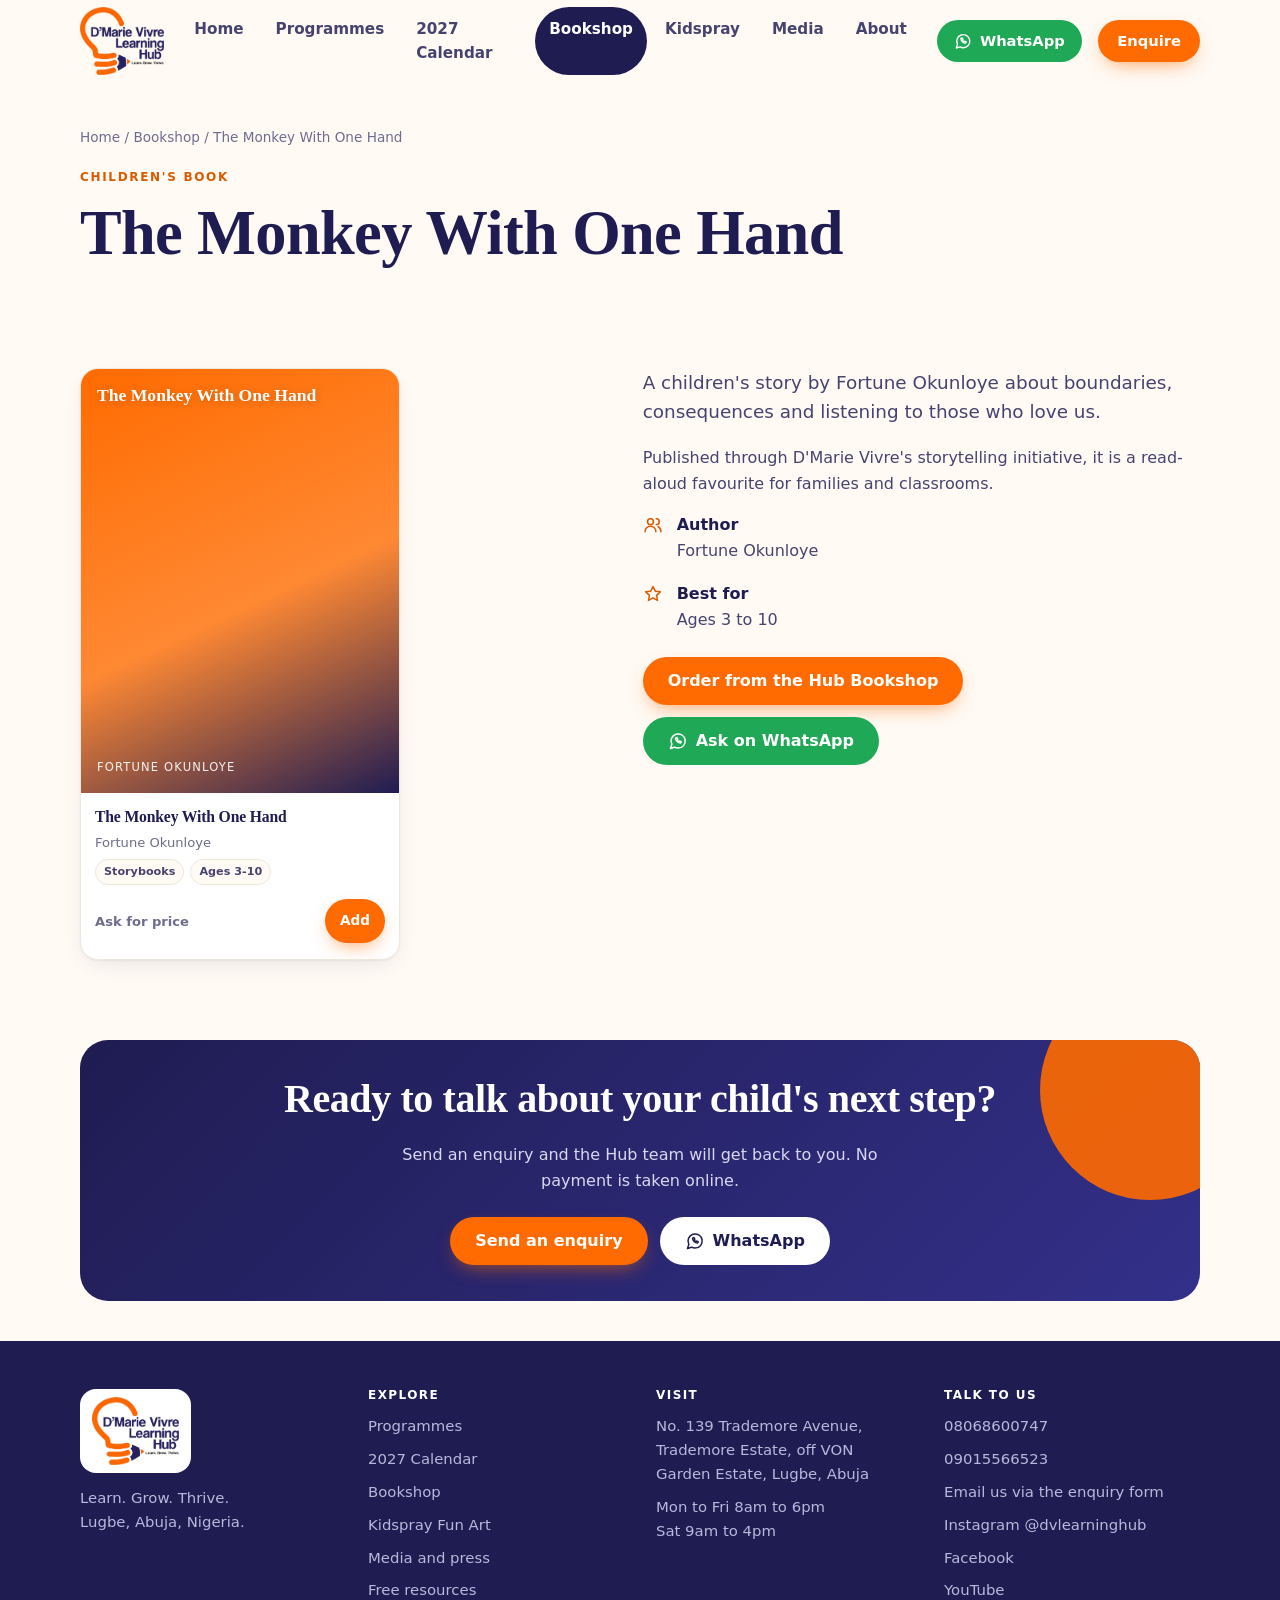
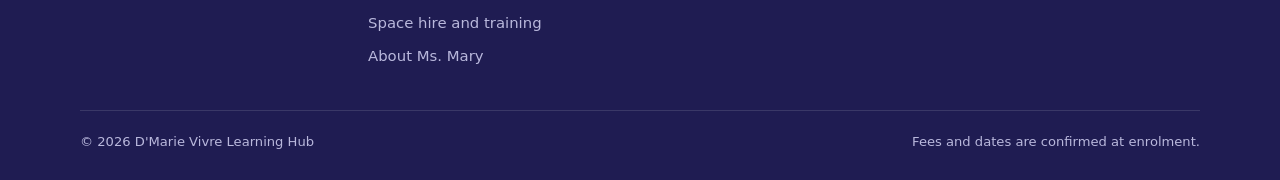
<file: book.html>
<!doctype html>
<html lang="en-NG">
<head>
<meta charset="utf-8">
<meta name="viewport" content="width=device-width,initial-scale=1,viewport-fit=cover">
<title>The Monkey With One Hand | D'Marie Vivre Learning Hub</title>
<meta name="description" content="The Monkey With One Hand, a children's book by Fortune Okunloye, available from the D'Marie Vivre Hub Bookshop.">
<meta name="theme-color" content="#fffaf4">
<link rel="canonical" href="https://www.dmarievivre.org/book.html">
<link rel="icon" href="favicon.ico" sizes="any">
<link rel="icon" type="image/png" sizes="192x192" href="assets/images/icon-192.png">
<meta property="og:type" content="website"><meta property="og:site_name" content="D'Marie Vivre Learning Hub">
<meta property="og:title" content="The Monkey With One Hand | D'Marie Vivre Learning Hub"><meta property="og:description" content="The Monkey With One Hand, a children's book by Fortune Okunloye, available from the D'Marie Vivre Hub Bookshop.">
<meta property="og:url" content="https://www.dmarievivre.org/book.html"><meta property="og:image" content="https://www.dmarievivre.org/assets/images/og.png">
<meta name="twitter:card" content="summary_large_image">

<link rel="stylesheet" href="assets/css/style.css?v=2.0.0">
<script src="assets/js/config.js?v=2.0.0"></script>

</head>
<body class="classic">
<a class="skip" href="#main">Skip to content</a>
<header class="top"><div class="wrap">
<a class="brand" href="index.html" aria-label="D'Marie Vivre Learning Hub, home"><img class="logo" src="assets/images/logo.png" alt="D'Marie Vivre Learning Hub" width="74" height="58"></a>
<nav class="nav" aria-label="Main"><a href="index.html">Home</a><a href="learning-hub.html">Programmes</a><a href="calendar.html">2027 Calendar</a><a href="shop.html" aria-current=page>Bookshop</a><a href="kidspray.html">Kidspray</a><a href="media.html">Media</a><a href="about.html">About</a></nav>
<a class="btn btn-wa wa" href="https://wa.me/2348068600747?text=Hello%20D%27Marie%20Vivre" rel="noopener"><svg class="ico" viewBox="0 0 24 24" aria-hidden="true"><path d="M3 21l1.6-5A8.5 8.5 0 1112 20.5a8.5 8.5 0 01-4.2-1.1z"/><path d="M9 8.5c0 3 3 6 6 6l1-1.5-2-1-1 .7c-.8-.4-1.5-1.1-1.9-1.9l.7-1-1-2z"/></svg> WhatsApp</a>
<a class="btn btn-p" href="contact.html#enquire">Enquire</a><button class="menu-btn" type="button" data-more aria-label="Open menu"><svg class="ico" viewBox="0 0 24 24" aria-hidden="true"><circle cx="5" cy="12" r="1.5"/><circle cx="12" cy="12" r="1.5"/><circle cx="19" cy="12" r="1.5"/></svg></button>
</div></header>
<main id="main">
<section class="page-hero"><div class="wrap"><div class="crumbs"><a href="index.html">Home</a> / <a href="shop.html">Bookshop</a> / The Monkey With One Hand</div><span class="eyebrow">Children's book</span><h1>The Monkey With One Hand</h1></div></section>
<section class="sec tight"><div class="wrap split">
<div><div class="books" style="grid-template-columns:minmax(200px,320px)" id="shelf" data-only="monkey-one-hand"></div></div>
<div><p class="lead">A children's story by Fortune Okunloye about boundaries, consequences and listening to those who love us.</p><p>Published through D'Marie Vivre's storytelling initiative, it is a read-aloud favourite for families and classrooms.</p>
<ul class="info"><li><svg class="ico" viewBox="0 0 24 24" aria-hidden="true"><circle cx="9" cy="8" r="3.5"/><path d="M2.5 20a6.5 6.5 0 0113 0"/><path d="M16 4.5a3.5 3.5 0 010 7M18 14a6.5 6.5 0 013.5 6"/></svg><span><b>Author</b>Fortune Okunloye</span></li><li><svg class="ico" viewBox="0 0 24 24" aria-hidden="true"><path d="M12 3l2.7 5.6 6.1.8-4.5 4.2 1.1 6-5.4-3-5.4 3 1.1-6L3.2 9.4l6.1-.8z"/></svg><span><b>Best for</b>Ages 3 to 10</span></li></ul>
<div class="btn-row"><a class="btn btn-p" href="shop.html">Order from the Hub Bookshop</a><a class="btn btn-wa" href="https://wa.me/2348068600747?text=Hello%2C%20I%27d%20like%20to%20order%20The%20Monkey%20With%20One%20Hand"><svg class="ico" viewBox="0 0 24 24" aria-hidden="true"><path d="M3 21l1.6-5A8.5 8.5 0 1112 20.5a8.5 8.5 0 01-4.2-1.1z"/><path d="M9 8.5c0 3 3 6 6 6l1-1.5-2-1-1 .7c-.8-.4-1.5-1.1-1.9-1.9l.7-1-1-2z"/></svg> Ask on WhatsApp</a></div></div></div></section>
<div class="basketbar" id="basketbar"><span id="bbtxt"></span><a class="btn btn-p btn-s" href="shop.html">Go to order list</a></div>
<section class="sec tight"><div class="wrap"><div class="cta rv"><h2>Ready to talk about your child's next step?</h2><p style="max-width:52ch;margin:0 auto">Send an enquiry and the Hub team will get back to you. No payment is taken online.</p>
<div class="btn-row" style="justify-content:center"><a class="btn btn-p" href="contact.html#enquire">Send an enquiry</a><a class="btn btn-w" href="https://wa.me/2348068600747?text=Hello%20D%27Marie%20Vivre"><svg class="ico" viewBox="0 0 24 24" aria-hidden="true"><path d="M3 21l1.6-5A8.5 8.5 0 1112 20.5a8.5 8.5 0 01-4.2-1.1z"/><path d="M9 8.5c0 3 3 6 6 6l1-1.5-2-1-1 .7c-.8-.4-1.5-1.1-1.9-1.9l.7-1-1-2z"/></svg> WhatsApp</a></div></div></div></section>
</main>
<footer class="foot"><div class="wrap">
<div class="cols">
<div><a class="brand" href="index.html"><img class="logo" src="assets/images/logo.png" alt="D'Marie Vivre Learning Hub" width="74" height="58"></a><p style="margin-top:14px">Learn. Grow. Thrive.<br>Lugbe, Abuja, Nigeria.</p></div>
<div><h4>Explore</h4><ul><li><a href="learning-hub.html">Programmes</a></li><li><a href="calendar.html">2027 Calendar</a></li><li><a href="shop.html">Bookshop</a></li><li><a href="funart.html">Kidspray Fun Art</a></li><li><a href="media.html">Media and press</a></li><li><a href="resources.html">Free resources</a></li><li><a href="services.html">Space hire and training</a></li><li><a href="about.html">About Ms. Mary</a></li></ul></div>
<div><h4>Visit</h4><ul><li>No. 139 Trademore Avenue, Trademore Estate, off VON Garden Estate, Lugbe, Abuja</li><li>Mon to Fri 8am to 6pm<br>Sat 9am to 4pm</li></ul></div>
<div><h4>Talk to us</h4><ul><li><a href="tel:08068600747">08068600747</a></li><li><a href="tel:09015566523">09015566523</a></li><li><a data-mail href="#"></a></li><li><a href="https://www.instagram.com/dvlearninghub/" rel="noopener">Instagram @dvlearninghub</a></li><li><a href="https://web.facebook.com/kidspraywithmsmary" rel="noopener">Facebook</a></li><li><a href="https://www.youtube.com/@kidspraywithmsmary2218" rel="noopener">YouTube</a></li></ul></div>
</div>
<div class="legal"><span>&copy; 2026 D'Marie Vivre Learning Hub</span><span>Fees and dates are confirmed at enrolment.</span></div>
</div></footer>

<div class="sheet-bg" id="sheetbg"></div>
<div class="sheet" id="sheet" role="dialog" aria-label="Menu" aria-hidden="true"><div class="grab"></div><h3>Menu</h3><div class="list"><a href="index.html"><svg class="ico" viewBox="0 0 24 24" aria-hidden="true"><path d="M3 11l9-8 9 8"/><path d="M5 10v10h5v-6h4v6h5V10"/></svg><span>Home<small></small></span></a><a href="learning-hub.html"><svg class="ico" viewBox="0 0 24 24" aria-hidden="true"><rect x="3" y="3" width="7" height="7" rx="2"/><rect x="14" y="3" width="7" height="7" rx="2"/><rect x="3" y="14" width="7" height="7" rx="2"/><rect x="14" y="14" width="7" height="7" rx="2"/></svg><span>Programmes<small>KidzCrib, Afterschool, Adult Learning</small></span></a><a href="calendar.html"><svg class="ico" viewBox="0 0 24 24" aria-hidden="true"><rect x="3" y="5" width="18" height="16" rx="3"/><path d="M8 3v4M16 3v4M3 10h18"/></svg><span>2027 Calendar<small>Celebrations, programmes, workshops</small></span></a><a href="shop.html"><svg class="ico" viewBox="0 0 24 24" aria-hidden="true"><path d="M4 4h6a3 3 0 013 3v13a2 2 0 00-2-2H4z"/><path d="M20 4h-6a3 3 0 00-3 3v13a2 2 0 012-2h7z"/></svg><span>Bookshop<small>Order books from the Hub</small></span></a><a href="kidspray.html"><svg class="ico" viewBox="0 0 24 24" aria-hidden="true"><path d="M12 3l2.7 5.6 6.1.8-4.5 4.2 1.1 6-5.4-3-5.4 3 1.1-6L3.2 9.4l6.1-.8z"/></svg><span>Kidspray<small>Faith and community</small></span></a><a href="funart.html"><svg class="ico" viewBox="0 0 24 24" aria-hidden="true"><path d="M4 20l1-4L17 4l3 3L8 19z"/><path d="M14 7l3 3"/></svg><span>Kidspray Fun Art<small>Our annual art day</small></span></a><a href="media.html"><svg class="ico" viewBox="0 0 24 24" aria-hidden="true"><circle cx="9" cy="8" r="3.5"/><path d="M2.5 20a6.5 6.5 0 0113 0"/><path d="M16 4.5a3.5 3.5 0 010 7M18 14a6.5 6.5 0 013.5 6"/></svg><span>Media and press<small>Ms. Mary in the news</small></span></a><a href="about.html"><svg class="ico" viewBox="0 0 24 24" aria-hidden="true"><circle cx="9" cy="8" r="3.5"/><path d="M2.5 20a6.5 6.5 0 0113 0"/><path d="M16 4.5a3.5 3.5 0 010 7M18 14a6.5 6.5 0 013.5 6"/></svg><span>About Ms. Mary<small>Founder and lead facilitator</small></span></a><a href="resources.html"><svg class="ico" viewBox="0 0 24 24" aria-hidden="true"><path d="M12 4v11M7 11l5 5 5-5M5 20h14"/></svg><span>Free resources<small>Guides, packs and links</small></span></a><a href="services.html"><svg class="ico" viewBox="0 0 24 24" aria-hidden="true"><rect x="3" y="9" width="18" height="11" rx="2"/><path d="M8 9V6a4 4 0 018 0v3"/></svg><span>Space hire and training<small>Hire the Hub, train your school staff</small></span></a><a href="contact.html"><svg class="ico" viewBox="0 0 24 24" aria-hidden="true"><path d="M12 21s7-6.3 7-11a7 7 0 10-14 0c0 4.7 7 11 7 11z"/><circle cx="12" cy="10" r="2.5"/></svg><span>Contact and visit<small>Address, hours, enquiry form</small></span></a><a href="https://wa.me/2348068600747?text=Hello%20D%27Marie%20Vivre"><svg class="ico" viewBox="0 0 24 24" aria-hidden="true"><path d="M3 21l1.6-5A8.5 8.5 0 1112 20.5a8.5 8.5 0 01-4.2-1.1z"/><path d="M9 8.5c0 3 3 6 6 6l1-1.5-2-1-1 .7c-.8-.4-1.5-1.1-1.9-1.9l.7-1-1-2z"/></svg><span>WhatsApp us<small>08068600747</small></span></a></div></div>
<script src="assets/js/main.js?v=2.0.0" defer></script>
</body></html>
</file>
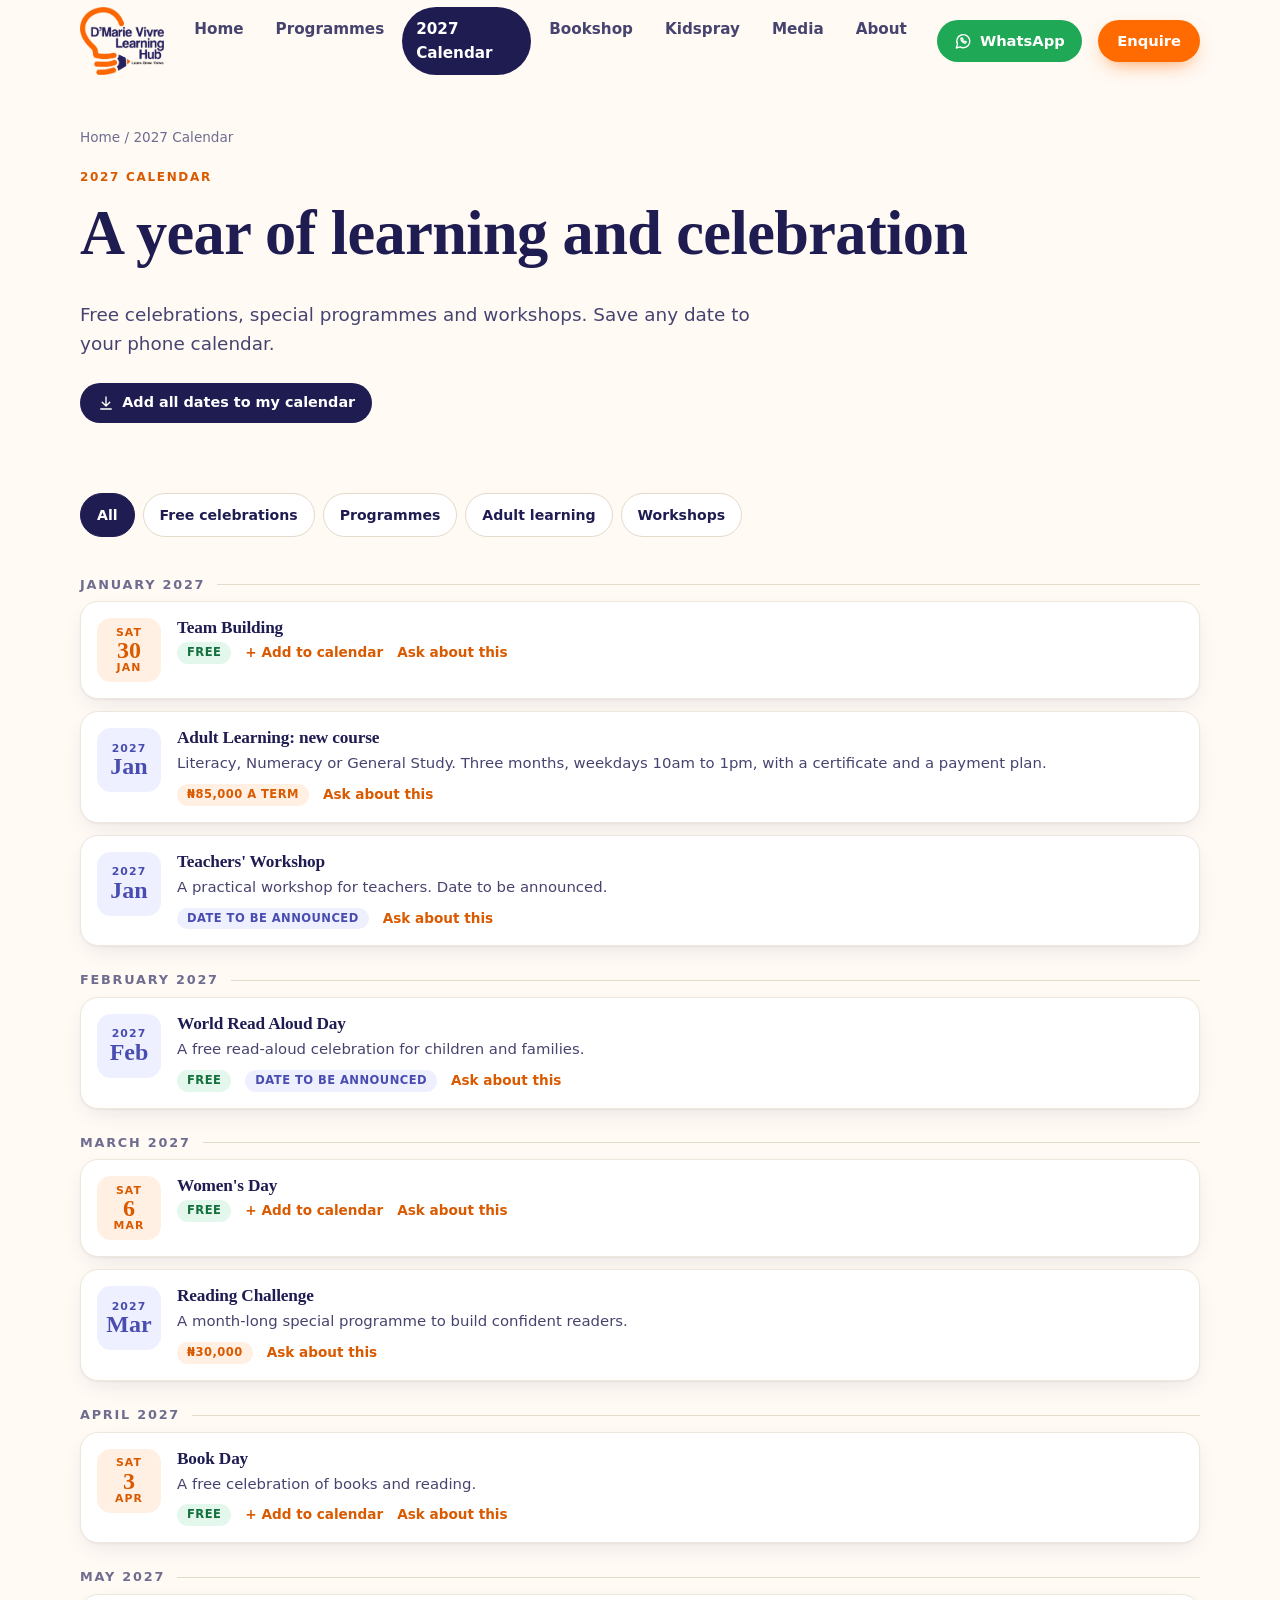
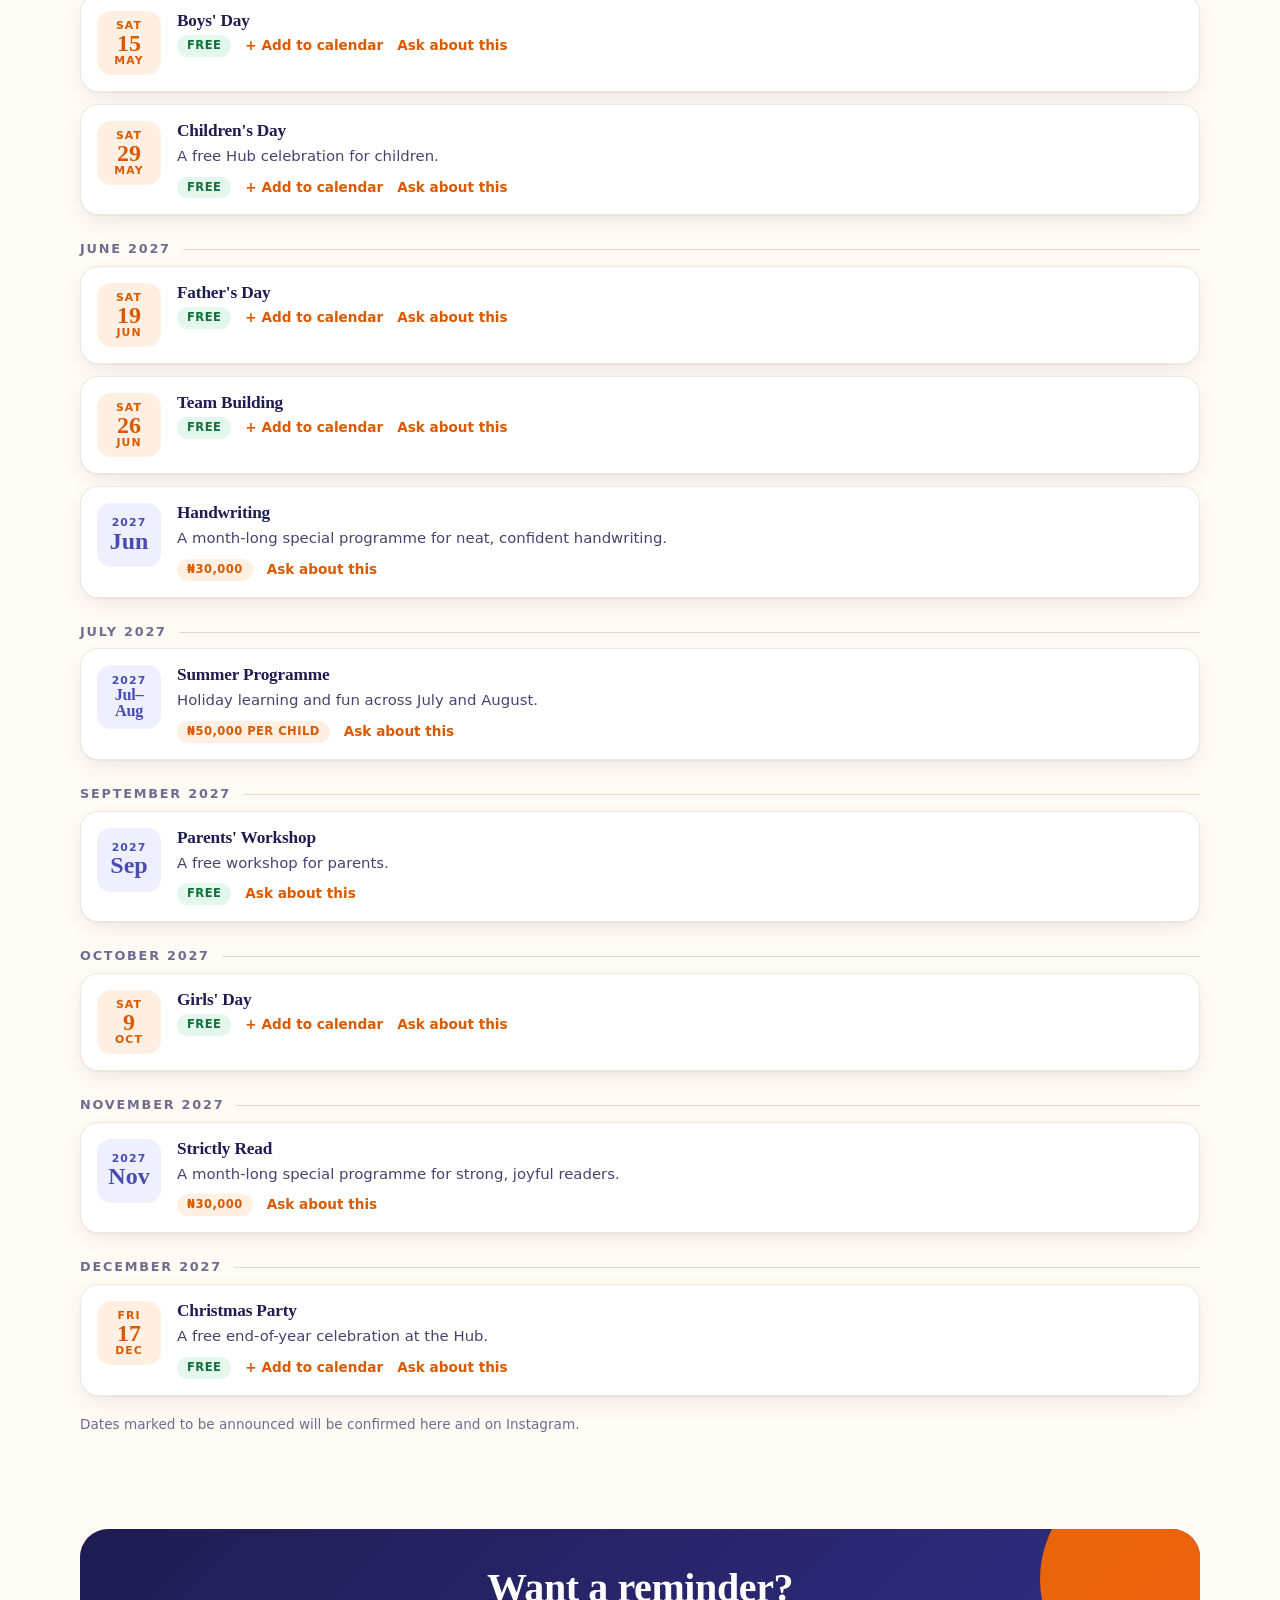
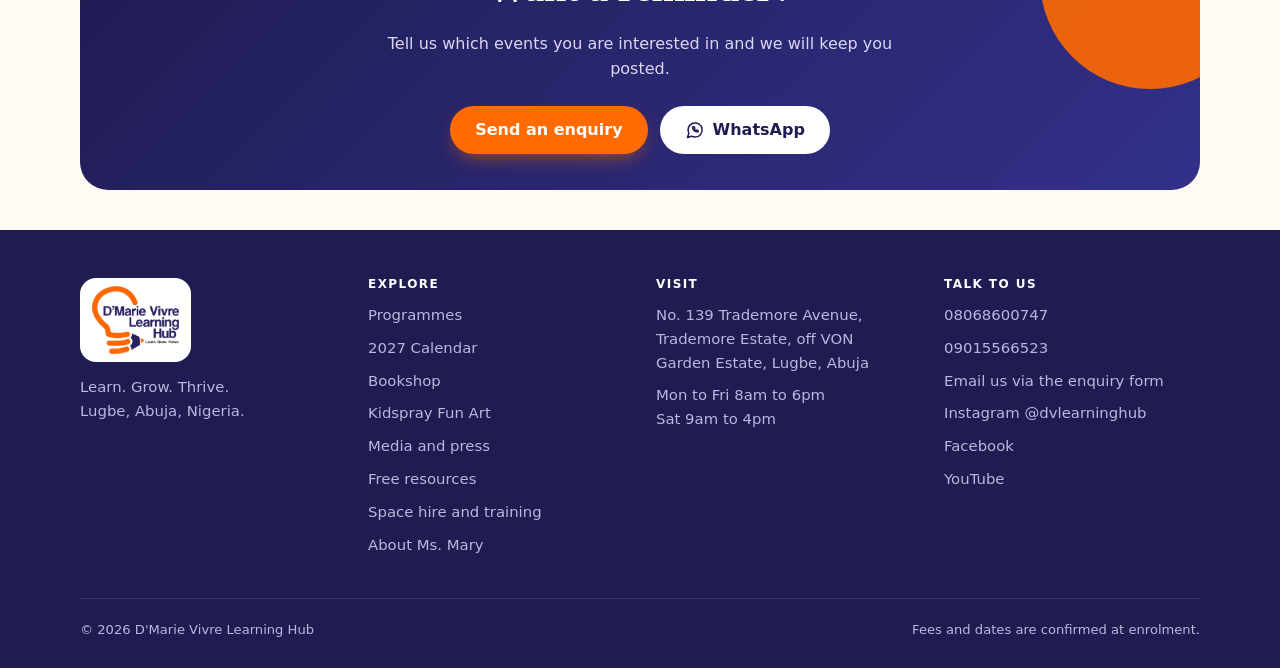
<file: calendar.html>
<!doctype html>
<html lang="en-NG">
<head>
<meta charset="utf-8">
<meta name="viewport" content="width=device-width,initial-scale=1,viewport-fit=cover">
<title>2027 Calendar | D'Marie Vivre Learning Hub</title>
<meta name="description" content="The 2027 calendar of free celebrations, special programmes, workshops and adult learning at D'Marie Vivre Learning Hub, Lugbe, Abuja.">
<meta name="theme-color" content="#fffaf4">
<link rel="canonical" href="https://www.dmarievivre.org/calendar.html">
<link rel="icon" href="favicon.ico" sizes="any">
<link rel="icon" type="image/png" sizes="192x192" href="assets/images/icon-192.png">
<meta property="og:type" content="website"><meta property="og:site_name" content="D'Marie Vivre Learning Hub">
<meta property="og:title" content="2027 Calendar | D'Marie Vivre Learning Hub"><meta property="og:description" content="The 2027 calendar of free celebrations, special programmes, workshops and adult learning at D'Marie Vivre Learning Hub, Lugbe, Abuja.">
<meta property="og:url" content="https://www.dmarievivre.org/calendar.html"><meta property="og:image" content="https://www.dmarievivre.org/assets/images/og.png">
<meta name="twitter:card" content="summary_large_image">

<link rel="stylesheet" href="assets/css/style.css?v=2.0.0">
<script src="assets/js/config.js?v=2.0.0"></script>
<script type="application/ld+json">[{"@type": "Event", "name": "Team Building \u2013 D'Marie Vivre Learning Hub", "startDate": "2027-01-30", "eventStatus": "https://schema.org/EventScheduled", "eventAttendanceMode": "https://schema.org/OfflineEventAttendanceMode", "location": {"@type": "Place", "name": "D'Marie Vivre Learning Hub", "address": "Lugbe, Abuja, Nigeria"}, "organizer": {"@type": "Organization", "name": "D'Marie Vivre Learning Hub", "url": "https://www.dmarievivre.org/"}, "offers": {"@type": "Offer", "price": "0", "priceCurrency": "NGN"}}, {"@type": "Event", "name": "Women's Day \u2013 D'Marie Vivre Learning Hub", "startDate": "2027-03-06", "eventStatus": "https://schema.org/EventScheduled", "eventAttendanceMode": "https://schema.org/OfflineEventAttendanceMode", "location": {"@type": "Place", "name": "D'Marie Vivre Learning Hub", "address": "Lugbe, Abuja, Nigeria"}, "organizer": {"@type": "Organization", "name": "D'Marie Vivre Learning Hub", "url": "https://www.dmarievivre.org/"}, "offers": {"@type": "Offer", "price": "0", "priceCurrency": "NGN"}}, {"@type": "Event", "name": "Book Day \u2013 D'Marie Vivre Learning Hub", "startDate": "2027-04-03", "eventStatus": "https://schema.org/EventScheduled", "eventAttendanceMode": "https://schema.org/OfflineEventAttendanceMode", "location": {"@type": "Place", "name": "D'Marie Vivre Learning Hub", "address": "Lugbe, Abuja, Nigeria"}, "organizer": {"@type": "Organization", "name": "D'Marie Vivre Learning Hub", "url": "https://www.dmarievivre.org/"}, "offers": {"@type": "Offer", "price": "0", "priceCurrency": "NGN"}}, {"@type": "Event", "name": "Boys' Day \u2013 D'Marie Vivre Learning Hub", "startDate": "2027-05-15", "eventStatus": "https://schema.org/EventScheduled", "eventAttendanceMode": "https://schema.org/OfflineEventAttendanceMode", "location": {"@type": "Place", "name": "D'Marie Vivre Learning Hub", "address": "Lugbe, Abuja, Nigeria"}, "organizer": {"@type": "Organization", "name": "D'Marie Vivre Learning Hub", "url": "https://www.dmarievivre.org/"}, "offers": {"@type": "Offer", "price": "0", "priceCurrency": "NGN"}}, {"@type": "Event", "name": "Children's Day \u2013 D'Marie Vivre Learning Hub", "startDate": "2027-05-29", "eventStatus": "https://schema.org/EventScheduled", "eventAttendanceMode": "https://schema.org/OfflineEventAttendanceMode", "location": {"@type": "Place", "name": "D'Marie Vivre Learning Hub", "address": "Lugbe, Abuja, Nigeria"}, "organizer": {"@type": "Organization", "name": "D'Marie Vivre Learning Hub", "url": "https://www.dmarievivre.org/"}, "offers": {"@type": "Offer", "price": "0", "priceCurrency": "NGN"}}, {"@type": "Event", "name": "Father's Day \u2013 D'Marie Vivre Learning Hub", "startDate": "2027-06-19", "eventStatus": "https://schema.org/EventScheduled", "eventAttendanceMode": "https://schema.org/OfflineEventAttendanceMode", "location": {"@type": "Place", "name": "D'Marie Vivre Learning Hub", "address": "Lugbe, Abuja, Nigeria"}, "organizer": {"@type": "Organization", "name": "D'Marie Vivre Learning Hub", "url": "https://www.dmarievivre.org/"}, "offers": {"@type": "Offer", "price": "0", "priceCurrency": "NGN"}}, {"@type": "Event", "name": "Team Building \u2013 D'Marie Vivre Learning Hub", "startDate": "2027-06-26", "eventStatus": "https://schema.org/EventScheduled", "eventAttendanceMode": "https://schema.org/OfflineEventAttendanceMode", "location": {"@type": "Place", "name": "D'Marie Vivre Learning Hub", "address": "Lugbe, Abuja, Nigeria"}, "organizer": {"@type": "Organization", "name": "D'Marie Vivre Learning Hub", "url": "https://www.dmarievivre.org/"}, "offers": {"@type": "Offer", "price": "0", "priceCurrency": "NGN"}}, {"@type": "Event", "name": "Girls' Day \u2013 D'Marie Vivre Learning Hub", "startDate": "2027-10-09", "eventStatus": "https://schema.org/EventScheduled", "eventAttendanceMode": "https://schema.org/OfflineEventAttendanceMode", "location": {"@type": "Place", "name": "D'Marie Vivre Learning Hub", "address": "Lugbe, Abuja, Nigeria"}, "organizer": {"@type": "Organization", "name": "D'Marie Vivre Learning Hub", "url": "https://www.dmarievivre.org/"}, "offers": {"@type": "Offer", "price": "0", "priceCurrency": "NGN"}}, {"@type": "Event", "name": "Christmas Party \u2013 D'Marie Vivre Learning Hub", "startDate": "2027-12-17", "eventStatus": "https://schema.org/EventScheduled", "eventAttendanceMode": "https://schema.org/OfflineEventAttendanceMode", "location": {"@type": "Place", "name": "D'Marie Vivre Learning Hub", "address": "Lugbe, Abuja, Nigeria"}, "organizer": {"@type": "Organization", "name": "D'Marie Vivre Learning Hub", "url": "https://www.dmarievivre.org/"}, "offers": {"@type": "Offer", "price": "0", "priceCurrency": "NGN"}}]</script>
</head>
<body class="classic">
<a class="skip" href="#main">Skip to content</a>
<header class="top"><div class="wrap">
<a class="brand" href="index.html" aria-label="D'Marie Vivre Learning Hub, home"><img class="logo" src="assets/images/logo.png" alt="D'Marie Vivre Learning Hub" width="74" height="58"></a>
<nav class="nav" aria-label="Main"><a href="index.html">Home</a><a href="learning-hub.html">Programmes</a><a href="calendar.html" aria-current=page>2027 Calendar</a><a href="shop.html">Bookshop</a><a href="kidspray.html">Kidspray</a><a href="media.html">Media</a><a href="about.html">About</a></nav>
<a class="btn btn-wa wa" href="https://wa.me/2348068600747?text=Hello%20D%27Marie%20Vivre" rel="noopener"><svg class="ico" viewBox="0 0 24 24" aria-hidden="true"><path d="M3 21l1.6-5A8.5 8.5 0 1112 20.5a8.5 8.5 0 01-4.2-1.1z"/><path d="M9 8.5c0 3 3 6 6 6l1-1.5-2-1-1 .7c-.8-.4-1.5-1.1-1.9-1.9l.7-1-1-2z"/></svg> WhatsApp</a>
<a class="btn btn-p" href="contact.html#enquire">Enquire</a><button class="menu-btn" type="button" data-more aria-label="Open menu"><svg class="ico" viewBox="0 0 24 24" aria-hidden="true"><circle cx="5" cy="12" r="1.5"/><circle cx="12" cy="12" r="1.5"/><circle cx="19" cy="12" r="1.5"/></svg></button>
</div></header>
<main id="main">
<section class="page-hero"><div class="wrap"><div class="crumbs"><a href="index.html">Home</a> / 2027 Calendar</div><span class="eyebrow">2027 Calendar</span><h1>A year of learning and celebration</h1><p class="lead">Free celebrations, special programmes and workshops. Save any date to your phone calendar.</p>
<div class="btn-row"><a class="btn btn-d btn-s" id="icsall" href="#"><svg class="ico" viewBox="0 0 24 24" aria-hidden="true"><path d="M12 4v11M7 11l5 5 5-5M5 20h14"/></svg> Add all dates to my calendar</a></div></div></section>
<section class="sec tight"><div class="wrap"><div class="filters" role="group" aria-label="Filter events"><button type="button" data-f="all" aria-pressed="true">All</button><button type="button" data-f="free" aria-pressed="false">Free celebrations</button><button type="button" data-f="paid" aria-pressed="false">Programmes</button><button type="button" data-f="ad" aria-pressed="false">Adult learning</button><button type="button" data-f="ws" aria-pressed="false">Workshops</button></div><div id="events"><div class="empty">Loading the calendar&hellip;</div></div>
<p class="note-s" style="margin-top:18px">Dates marked to be announced will be confirmed here and on Instagram.</p></div></section>
<section class="sec tight"><div class="wrap"><div class="cta rv"><h2>Want a reminder?</h2><p style="max-width:52ch;margin:0 auto">Tell us which events you are interested in and we will keep you posted.</p>
<div class="btn-row" style="justify-content:center"><a class="btn btn-p" href="contact.html?topic=Celebrations#enquire">Send an enquiry</a><a class="btn btn-w" href="https://wa.me/2348068600747?text=Hello%20D%27Marie%20Vivre"><svg class="ico" viewBox="0 0 24 24" aria-hidden="true"><path d="M3 21l1.6-5A8.5 8.5 0 1112 20.5a8.5 8.5 0 01-4.2-1.1z"/><path d="M9 8.5c0 3 3 6 6 6l1-1.5-2-1-1 .7c-.8-.4-1.5-1.1-1.9-1.9l.7-1-1-2z"/></svg> WhatsApp</a></div></div></div></section>
</main>
<footer class="foot"><div class="wrap">
<div class="cols">
<div><a class="brand" href="index.html"><img class="logo" src="assets/images/logo.png" alt="D'Marie Vivre Learning Hub" width="74" height="58"></a><p style="margin-top:14px">Learn. Grow. Thrive.<br>Lugbe, Abuja, Nigeria.</p></div>
<div><h4>Explore</h4><ul><li><a href="learning-hub.html">Programmes</a></li><li><a href="calendar.html">2027 Calendar</a></li><li><a href="shop.html">Bookshop</a></li><li><a href="funart.html">Kidspray Fun Art</a></li><li><a href="media.html">Media and press</a></li><li><a href="resources.html">Free resources</a></li><li><a href="services.html">Space hire and training</a></li><li><a href="about.html">About Ms. Mary</a></li></ul></div>
<div><h4>Visit</h4><ul><li>No. 139 Trademore Avenue, Trademore Estate, off VON Garden Estate, Lugbe, Abuja</li><li>Mon to Fri 8am to 6pm<br>Sat 9am to 4pm</li></ul></div>
<div><h4>Talk to us</h4><ul><li><a href="tel:08068600747">08068600747</a></li><li><a href="tel:09015566523">09015566523</a></li><li><a data-mail href="#"></a></li><li><a href="https://www.instagram.com/dvlearninghub/" rel="noopener">Instagram @dvlearninghub</a></li><li><a href="https://web.facebook.com/kidspraywithmsmary" rel="noopener">Facebook</a></li><li><a href="https://www.youtube.com/@kidspraywithmsmary2218" rel="noopener">YouTube</a></li></ul></div>
</div>
<div class="legal"><span>&copy; 2026 D'Marie Vivre Learning Hub</span><span>Fees and dates are confirmed at enrolment.</span></div>
</div></footer>

<div class="sheet-bg" id="sheetbg"></div>
<div class="sheet" id="sheet" role="dialog" aria-label="Menu" aria-hidden="true"><div class="grab"></div><h3>Menu</h3><div class="list"><a href="index.html"><svg class="ico" viewBox="0 0 24 24" aria-hidden="true"><path d="M3 11l9-8 9 8"/><path d="M5 10v10h5v-6h4v6h5V10"/></svg><span>Home<small></small></span></a><a href="learning-hub.html"><svg class="ico" viewBox="0 0 24 24" aria-hidden="true"><rect x="3" y="3" width="7" height="7" rx="2"/><rect x="14" y="3" width="7" height="7" rx="2"/><rect x="3" y="14" width="7" height="7" rx="2"/><rect x="14" y="14" width="7" height="7" rx="2"/></svg><span>Programmes<small>KidzCrib, Afterschool, Adult Learning</small></span></a><a href="calendar.html"><svg class="ico" viewBox="0 0 24 24" aria-hidden="true"><rect x="3" y="5" width="18" height="16" rx="3"/><path d="M8 3v4M16 3v4M3 10h18"/></svg><span>2027 Calendar<small>Celebrations, programmes, workshops</small></span></a><a href="shop.html"><svg class="ico" viewBox="0 0 24 24" aria-hidden="true"><path d="M4 4h6a3 3 0 013 3v13a2 2 0 00-2-2H4z"/><path d="M20 4h-6a3 3 0 00-3 3v13a2 2 0 012-2h7z"/></svg><span>Bookshop<small>Order books from the Hub</small></span></a><a href="kidspray.html"><svg class="ico" viewBox="0 0 24 24" aria-hidden="true"><path d="M12 3l2.7 5.6 6.1.8-4.5 4.2 1.1 6-5.4-3-5.4 3 1.1-6L3.2 9.4l6.1-.8z"/></svg><span>Kidspray<small>Faith and community</small></span></a><a href="funart.html"><svg class="ico" viewBox="0 0 24 24" aria-hidden="true"><path d="M4 20l1-4L17 4l3 3L8 19z"/><path d="M14 7l3 3"/></svg><span>Kidspray Fun Art<small>Our annual art day</small></span></a><a href="media.html"><svg class="ico" viewBox="0 0 24 24" aria-hidden="true"><circle cx="9" cy="8" r="3.5"/><path d="M2.5 20a6.5 6.5 0 0113 0"/><path d="M16 4.5a3.5 3.5 0 010 7M18 14a6.5 6.5 0 013.5 6"/></svg><span>Media and press<small>Ms. Mary in the news</small></span></a><a href="about.html"><svg class="ico" viewBox="0 0 24 24" aria-hidden="true"><circle cx="9" cy="8" r="3.5"/><path d="M2.5 20a6.5 6.5 0 0113 0"/><path d="M16 4.5a3.5 3.5 0 010 7M18 14a6.5 6.5 0 013.5 6"/></svg><span>About Ms. Mary<small>Founder and lead facilitator</small></span></a><a href="resources.html"><svg class="ico" viewBox="0 0 24 24" aria-hidden="true"><path d="M12 4v11M7 11l5 5 5-5M5 20h14"/></svg><span>Free resources<small>Guides, packs and links</small></span></a><a href="services.html"><svg class="ico" viewBox="0 0 24 24" aria-hidden="true"><rect x="3" y="9" width="18" height="11" rx="2"/><path d="M8 9V6a4 4 0 018 0v3"/></svg><span>Space hire and training<small>Hire the Hub, train your school staff</small></span></a><a href="contact.html"><svg class="ico" viewBox="0 0 24 24" aria-hidden="true"><path d="M12 21s7-6.3 7-11a7 7 0 10-14 0c0 4.7 7 11 7 11z"/><circle cx="12" cy="10" r="2.5"/></svg><span>Contact and visit<small>Address, hours, enquiry form</small></span></a><a href="https://wa.me/2348068600747?text=Hello%20D%27Marie%20Vivre"><svg class="ico" viewBox="0 0 24 24" aria-hidden="true"><path d="M3 21l1.6-5A8.5 8.5 0 1112 20.5a8.5 8.5 0 01-4.2-1.1z"/><path d="M9 8.5c0 3 3 6 6 6l1-1.5-2-1-1 .7c-.8-.4-1.5-1.1-1.9-1.9l.7-1-1-2z"/></svg><span>WhatsApp us<small>08068600747</small></span></a></div></div>
<script src="assets/js/main.js?v=2.0.0" defer></script>
</body></html>
</file>
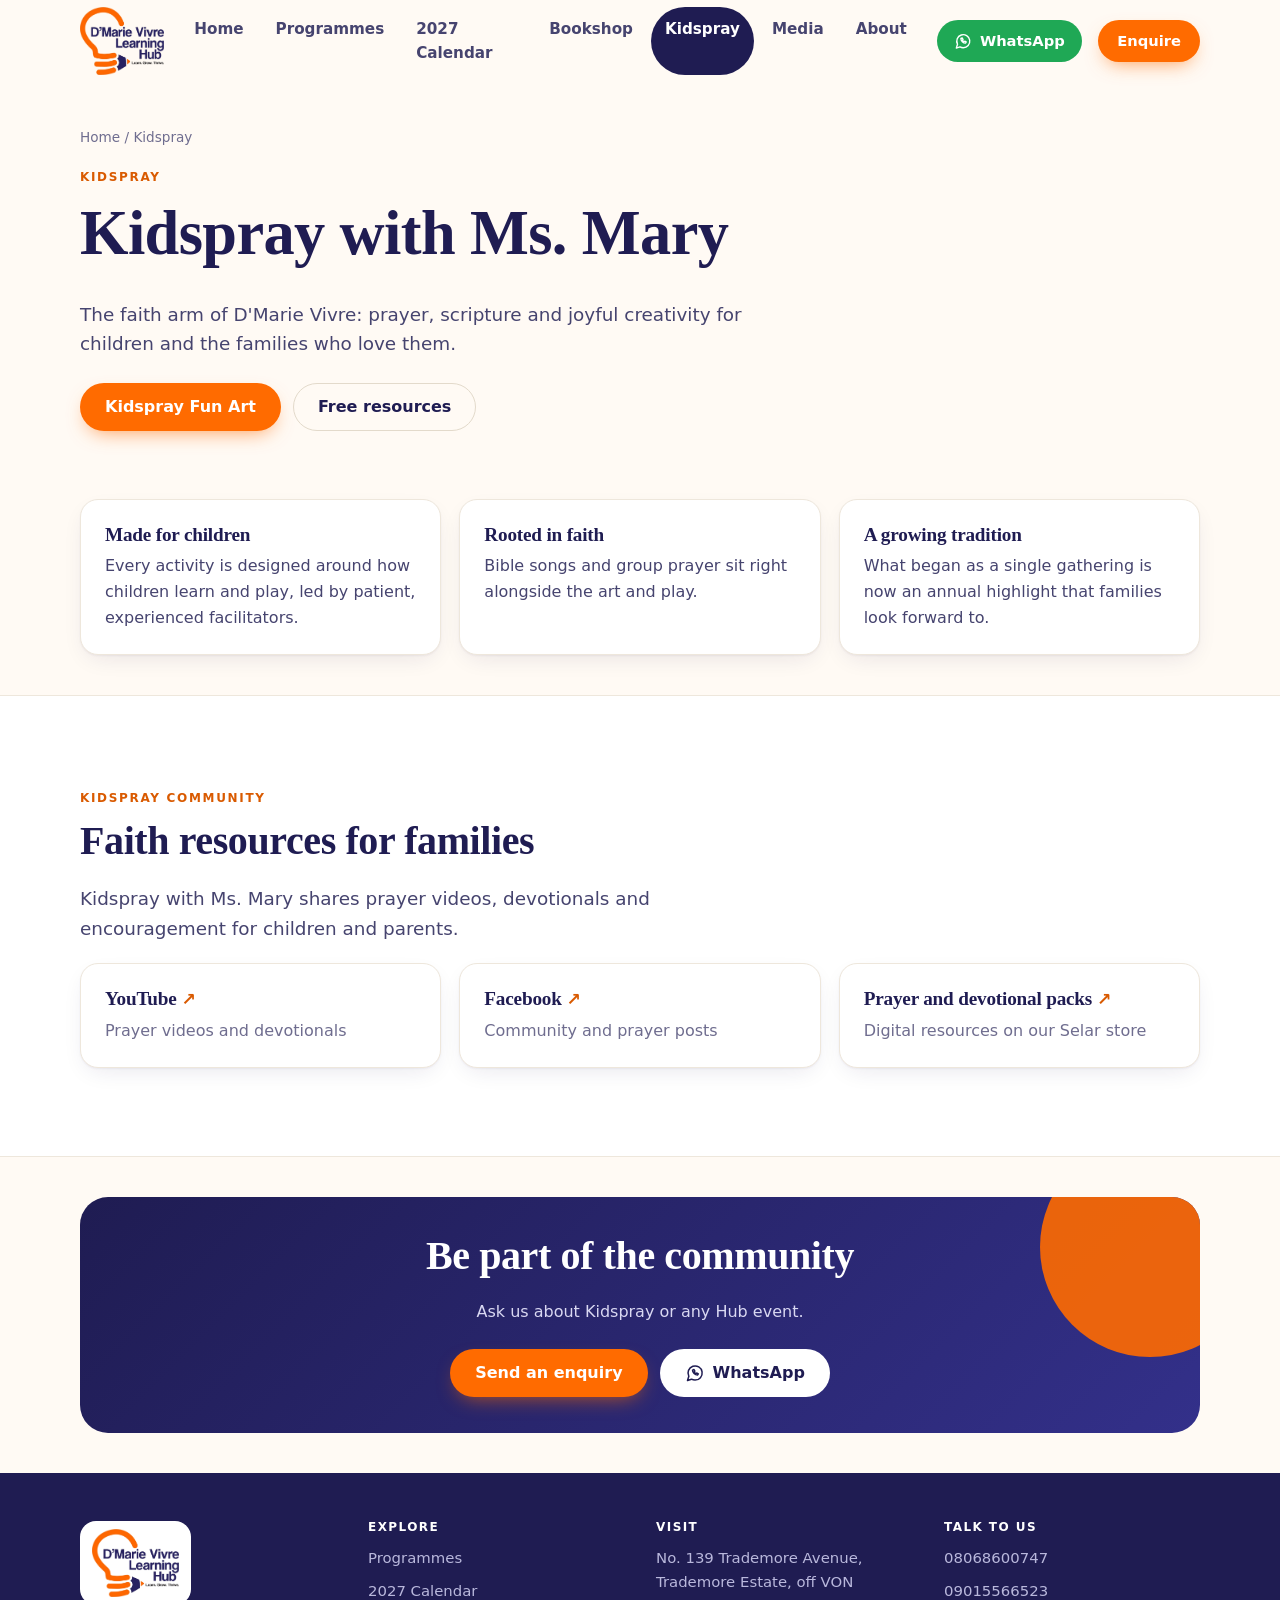
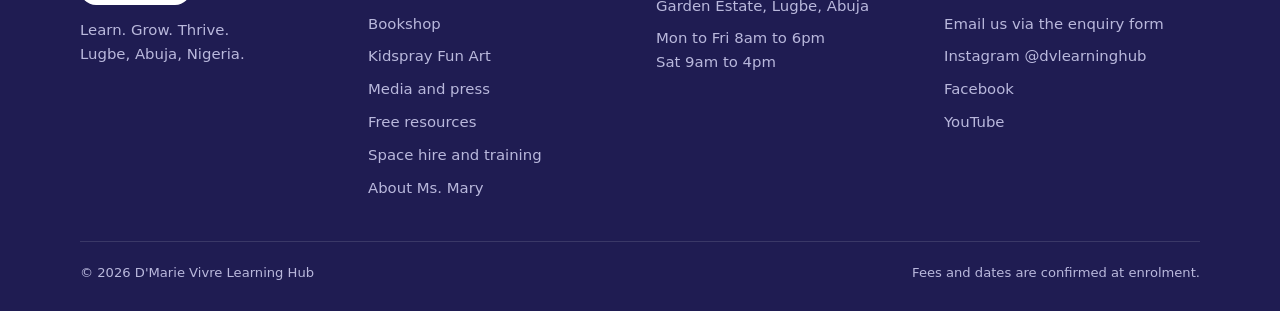
<file: kidspray.html>
<!doctype html>
<html lang="en-NG">
<head>
<meta charset="utf-8">
<meta name="viewport" content="width=device-width,initial-scale=1,viewport-fit=cover">
<title>Kidspray | D'Marie Vivre Learning Hub</title>
<meta name="description" content="Kidspray with Ms. Mary: prayer, scripture and creativity for children and families, from D'Marie Vivre Learning Hub in Abuja.">
<meta name="theme-color" content="#fffaf4">
<link rel="canonical" href="https://www.dmarievivre.org/kidspray.html">
<link rel="icon" href="favicon.ico" sizes="any">
<link rel="icon" type="image/png" sizes="192x192" href="assets/images/icon-192.png">
<meta property="og:type" content="website"><meta property="og:site_name" content="D'Marie Vivre Learning Hub">
<meta property="og:title" content="Kidspray | D'Marie Vivre Learning Hub"><meta property="og:description" content="Kidspray with Ms. Mary: prayer, scripture and creativity for children and families, from D'Marie Vivre Learning Hub in Abuja.">
<meta property="og:url" content="https://www.dmarievivre.org/kidspray.html"><meta property="og:image" content="https://www.dmarievivre.org/assets/images/og.png">
<meta name="twitter:card" content="summary_large_image">

<link rel="stylesheet" href="assets/css/style.css?v=2.0.0">
<script src="assets/js/config.js?v=2.0.0"></script>

</head>
<body class="classic">
<a class="skip" href="#main">Skip to content</a>
<header class="top"><div class="wrap">
<a class="brand" href="index.html" aria-label="D'Marie Vivre Learning Hub, home"><img class="logo" src="assets/images/logo.png" alt="D'Marie Vivre Learning Hub" width="74" height="58"></a>
<nav class="nav" aria-label="Main"><a href="index.html">Home</a><a href="learning-hub.html">Programmes</a><a href="calendar.html">2027 Calendar</a><a href="shop.html">Bookshop</a><a href="kidspray.html" aria-current=page>Kidspray</a><a href="media.html">Media</a><a href="about.html">About</a></nav>
<a class="btn btn-wa wa" href="https://wa.me/2348068600747?text=Hello%20D%27Marie%20Vivre" rel="noopener"><svg class="ico" viewBox="0 0 24 24" aria-hidden="true"><path d="M3 21l1.6-5A8.5 8.5 0 1112 20.5a8.5 8.5 0 01-4.2-1.1z"/><path d="M9 8.5c0 3 3 6 6 6l1-1.5-2-1-1 .7c-.8-.4-1.5-1.1-1.9-1.9l.7-1-1-2z"/></svg> WhatsApp</a>
<a class="btn btn-p" href="contact.html#enquire">Enquire</a><button class="menu-btn" type="button" data-more aria-label="Open menu"><svg class="ico" viewBox="0 0 24 24" aria-hidden="true"><circle cx="5" cy="12" r="1.5"/><circle cx="12" cy="12" r="1.5"/><circle cx="19" cy="12" r="1.5"/></svg></button>
</div></header>
<main id="main">
<section class="page-hero"><div class="wrap"><div class="crumbs"><a href="index.html">Home</a> / Kidspray</div><span class="eyebrow">Kidspray</span><h1>Kidspray with Ms. Mary</h1><p class="lead">The faith arm of D'Marie Vivre: prayer, scripture and joyful creativity for children and the families who love them.</p>
<div class="btn-row"><a class="btn btn-p" href="funart.html">Kidspray Fun Art</a><a class="btn btn-o" href="resources.html">Free resources</a></div></div></section>
<section class="sec tight"><div class="wrap"><div class="grid g3">
<div class="card rv"><h3>Made for children</h3><p>Every activity is designed around how children learn and play, led by patient, experienced facilitators.</p></div>
<div class="card rv"><h3>Rooted in faith</h3><p>Bible songs and group prayer sit right alongside the art and play.</p></div>
<div class="card rv"><h3>A growing tradition</h3><p>What began as a single gathering is now an annual highlight that families look forward to.</p></div></div></div></section><section class="sec alt"><div class="wrap"><span class="eyebrow">Kidspray community</span><h2>Faith resources for families</h2><p class="lead">Kidspray with Ms. Mary shares prayer videos, devotionals and encouragement for children and parents.</p>
<div class="grid g3" style="margin-top:20px"><a class="card" href="https://www.youtube.com/@kidspraywithmsmary2218" rel="noopener"><h3>YouTube <span class="out">↗</span></h3><p class="muted">Prayer videos and devotionals</p></a><a class="card" href="https://web.facebook.com/kidspraywithmsmary" rel="noopener"><h3>Facebook <span class="out">↗</span></h3><p class="muted">Community and prayer posts</p></a><a class="card" href="https://selar.com/m/d-marievivre" rel="noopener"><h3>Prayer and devotional packs <span class="out">↗</span></h3><p class="muted">Digital resources on our Selar store</p></a></div></div></section>
<section class="sec tight"><div class="wrap"><div class="cta rv"><h2>Be part of the community</h2><p style="max-width:52ch;margin:0 auto">Ask us about Kidspray or any Hub event.</p>
<div class="btn-row" style="justify-content:center"><a class="btn btn-p" href="contact.html?topic=Kidspray%20Fun%20Art#enquire">Send an enquiry</a><a class="btn btn-w" href="https://wa.me/2348068600747?text=Hello%20D%27Marie%20Vivre"><svg class="ico" viewBox="0 0 24 24" aria-hidden="true"><path d="M3 21l1.6-5A8.5 8.5 0 1112 20.5a8.5 8.5 0 01-4.2-1.1z"/><path d="M9 8.5c0 3 3 6 6 6l1-1.5-2-1-1 .7c-.8-.4-1.5-1.1-1.9-1.9l.7-1-1-2z"/></svg> WhatsApp</a></div></div></div></section>
</main>
<footer class="foot"><div class="wrap">
<div class="cols">
<div><a class="brand" href="index.html"><img class="logo" src="assets/images/logo.png" alt="D'Marie Vivre Learning Hub" width="74" height="58"></a><p style="margin-top:14px">Learn. Grow. Thrive.<br>Lugbe, Abuja, Nigeria.</p></div>
<div><h4>Explore</h4><ul><li><a href="learning-hub.html">Programmes</a></li><li><a href="calendar.html">2027 Calendar</a></li><li><a href="shop.html">Bookshop</a></li><li><a href="funart.html">Kidspray Fun Art</a></li><li><a href="media.html">Media and press</a></li><li><a href="resources.html">Free resources</a></li><li><a href="services.html">Space hire and training</a></li><li><a href="about.html">About Ms. Mary</a></li></ul></div>
<div><h4>Visit</h4><ul><li>No. 139 Trademore Avenue, Trademore Estate, off VON Garden Estate, Lugbe, Abuja</li><li>Mon to Fri 8am to 6pm<br>Sat 9am to 4pm</li></ul></div>
<div><h4>Talk to us</h4><ul><li><a href="tel:08068600747">08068600747</a></li><li><a href="tel:09015566523">09015566523</a></li><li><a data-mail href="#"></a></li><li><a href="https://www.instagram.com/dvlearninghub/" rel="noopener">Instagram @dvlearninghub</a></li><li><a href="https://web.facebook.com/kidspraywithmsmary" rel="noopener">Facebook</a></li><li><a href="https://www.youtube.com/@kidspraywithmsmary2218" rel="noopener">YouTube</a></li></ul></div>
</div>
<div class="legal"><span>&copy; 2026 D'Marie Vivre Learning Hub</span><span>Fees and dates are confirmed at enrolment.</span></div>
</div></footer>

<div class="sheet-bg" id="sheetbg"></div>
<div class="sheet" id="sheet" role="dialog" aria-label="Menu" aria-hidden="true"><div class="grab"></div><h3>Menu</h3><div class="list"><a href="index.html"><svg class="ico" viewBox="0 0 24 24" aria-hidden="true"><path d="M3 11l9-8 9 8"/><path d="M5 10v10h5v-6h4v6h5V10"/></svg><span>Home<small></small></span></a><a href="learning-hub.html"><svg class="ico" viewBox="0 0 24 24" aria-hidden="true"><rect x="3" y="3" width="7" height="7" rx="2"/><rect x="14" y="3" width="7" height="7" rx="2"/><rect x="3" y="14" width="7" height="7" rx="2"/><rect x="14" y="14" width="7" height="7" rx="2"/></svg><span>Programmes<small>KidzCrib, Afterschool, Adult Learning</small></span></a><a href="calendar.html"><svg class="ico" viewBox="0 0 24 24" aria-hidden="true"><rect x="3" y="5" width="18" height="16" rx="3"/><path d="M8 3v4M16 3v4M3 10h18"/></svg><span>2027 Calendar<small>Celebrations, programmes, workshops</small></span></a><a href="shop.html"><svg class="ico" viewBox="0 0 24 24" aria-hidden="true"><path d="M4 4h6a3 3 0 013 3v13a2 2 0 00-2-2H4z"/><path d="M20 4h-6a3 3 0 00-3 3v13a2 2 0 012-2h7z"/></svg><span>Bookshop<small>Order books from the Hub</small></span></a><a href="kidspray.html"><svg class="ico" viewBox="0 0 24 24" aria-hidden="true"><path d="M12 3l2.7 5.6 6.1.8-4.5 4.2 1.1 6-5.4-3-5.4 3 1.1-6L3.2 9.4l6.1-.8z"/></svg><span>Kidspray<small>Faith and community</small></span></a><a href="funart.html"><svg class="ico" viewBox="0 0 24 24" aria-hidden="true"><path d="M4 20l1-4L17 4l3 3L8 19z"/><path d="M14 7l3 3"/></svg><span>Kidspray Fun Art<small>Our annual art day</small></span></a><a href="media.html"><svg class="ico" viewBox="0 0 24 24" aria-hidden="true"><circle cx="9" cy="8" r="3.5"/><path d="M2.5 20a6.5 6.5 0 0113 0"/><path d="M16 4.5a3.5 3.5 0 010 7M18 14a6.5 6.5 0 013.5 6"/></svg><span>Media and press<small>Ms. Mary in the news</small></span></a><a href="about.html"><svg class="ico" viewBox="0 0 24 24" aria-hidden="true"><circle cx="9" cy="8" r="3.5"/><path d="M2.5 20a6.5 6.5 0 0113 0"/><path d="M16 4.5a3.5 3.5 0 010 7M18 14a6.5 6.5 0 013.5 6"/></svg><span>About Ms. Mary<small>Founder and lead facilitator</small></span></a><a href="resources.html"><svg class="ico" viewBox="0 0 24 24" aria-hidden="true"><path d="M12 4v11M7 11l5 5 5-5M5 20h14"/></svg><span>Free resources<small>Guides, packs and links</small></span></a><a href="services.html"><svg class="ico" viewBox="0 0 24 24" aria-hidden="true"><rect x="3" y="9" width="18" height="11" rx="2"/><path d="M8 9V6a4 4 0 018 0v3"/></svg><span>Space hire and training<small>Hire the Hub, train your school staff</small></span></a><a href="contact.html"><svg class="ico" viewBox="0 0 24 24" aria-hidden="true"><path d="M12 21s7-6.3 7-11a7 7 0 10-14 0c0 4.7 7 11 7 11z"/><circle cx="12" cy="10" r="2.5"/></svg><span>Contact and visit<small>Address, hours, enquiry form</small></span></a><a href="https://wa.me/2348068600747?text=Hello%20D%27Marie%20Vivre"><svg class="ico" viewBox="0 0 24 24" aria-hidden="true"><path d="M3 21l1.6-5A8.5 8.5 0 1112 20.5a8.5 8.5 0 01-4.2-1.1z"/><path d="M9 8.5c0 3 3 6 6 6l1-1.5-2-1-1 .7c-.8-.4-1.5-1.1-1.9-1.9l.7-1-1-2z"/></svg><span>WhatsApp us<small>08068600747</small></span></a></div></div>
<script src="assets/js/main.js?v=2.0.0" defer></script>
</body></html>
</file>
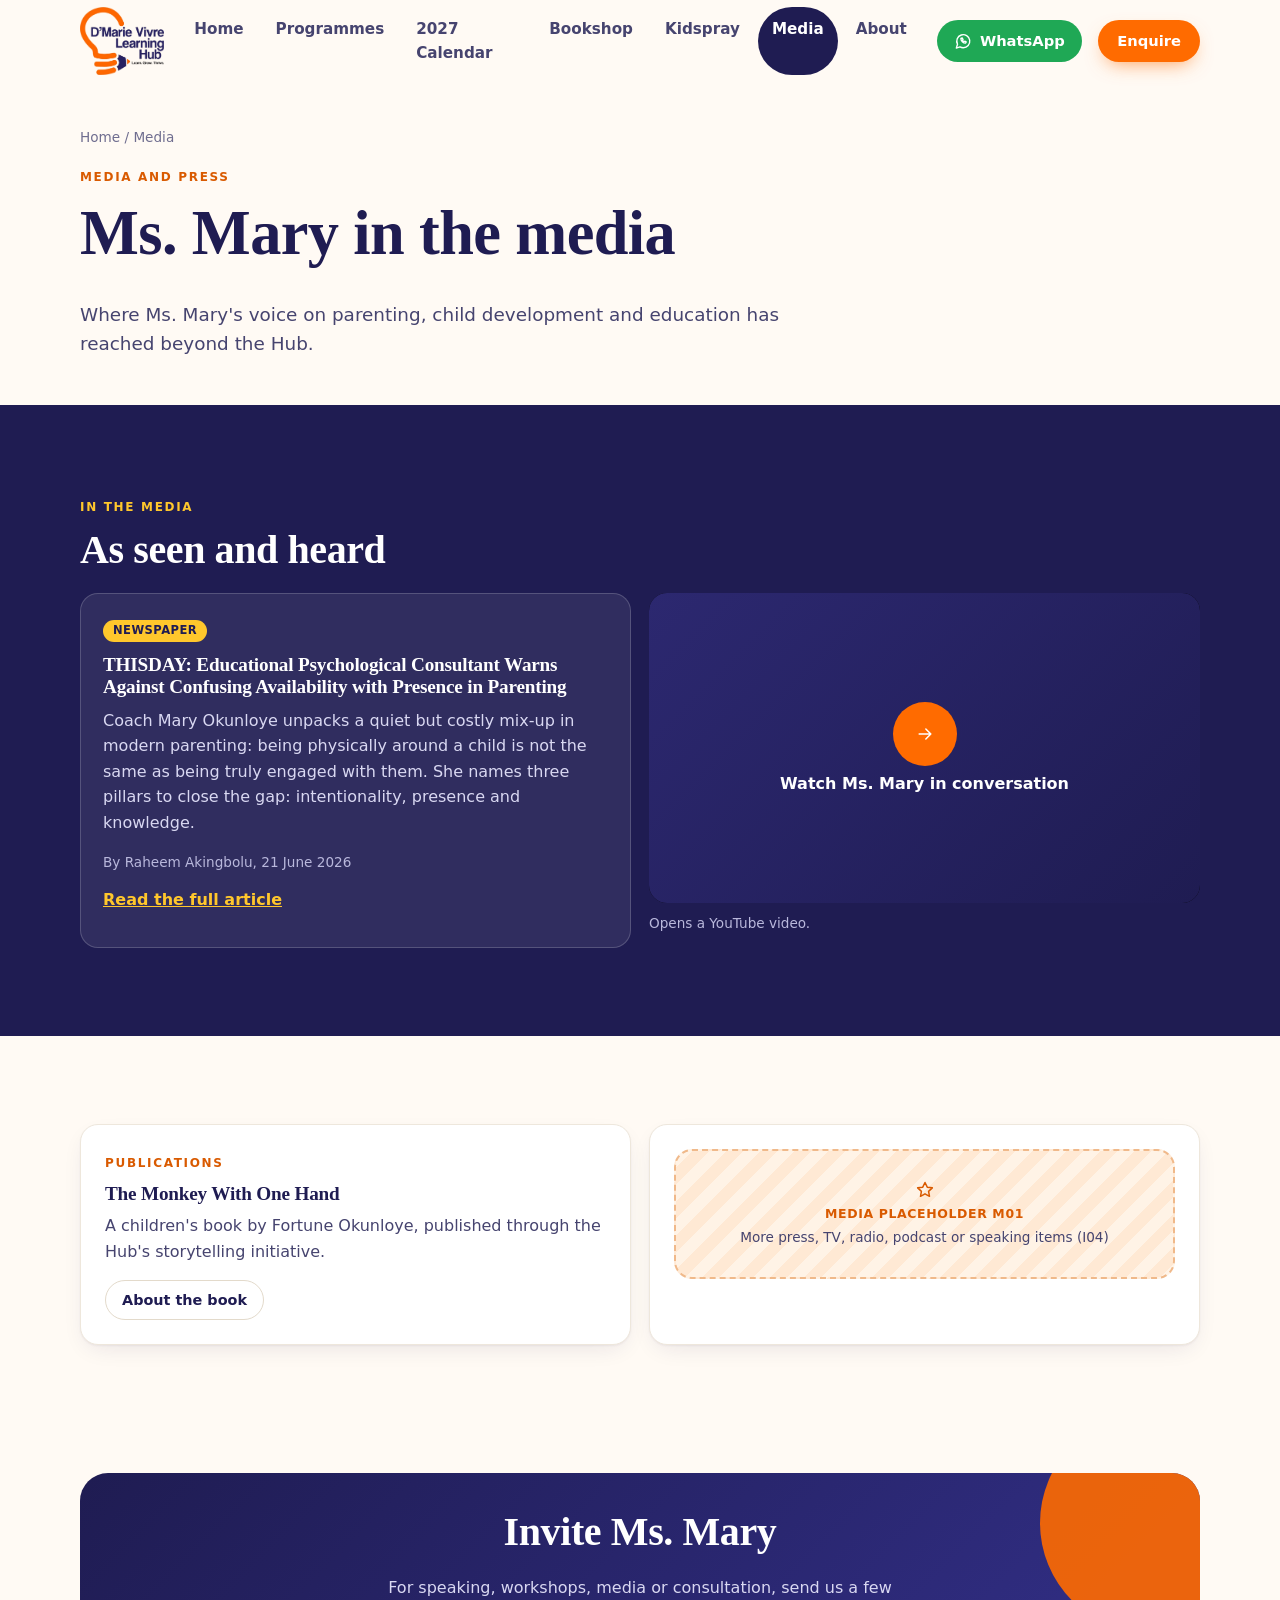
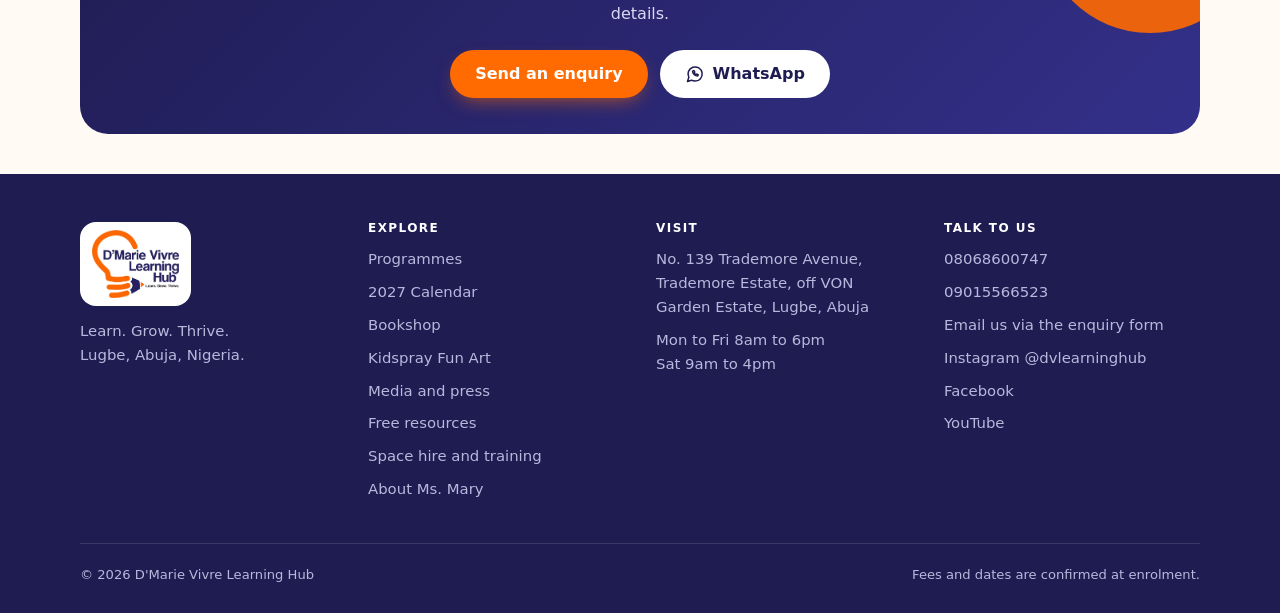
<file: media.html>
<!doctype html>
<html lang="en-NG">
<head>
<meta charset="utf-8">
<meta name="viewport" content="width=device-width,initial-scale=1,viewport-fit=cover">
<title>Media and Press | D'Marie Vivre Learning Hub</title>
<meta name="description" content="Ms. Mary Okunloye in the media: THISDAY feature on intentional parenting and video features.">
<meta name="theme-color" content="#fffaf4">
<link rel="canonical" href="https://www.dmarievivre.org/media.html">
<link rel="icon" href="favicon.ico" sizes="any">
<link rel="icon" type="image/png" sizes="192x192" href="assets/images/icon-192.png">
<meta property="og:type" content="website"><meta property="og:site_name" content="D'Marie Vivre Learning Hub">
<meta property="og:title" content="Media and Press | D'Marie Vivre Learning Hub"><meta property="og:description" content="Ms. Mary Okunloye in the media: THISDAY feature on intentional parenting and video features.">
<meta property="og:url" content="https://www.dmarievivre.org/media.html"><meta property="og:image" content="https://www.dmarievivre.org/assets/images/og.png">
<meta name="twitter:card" content="summary_large_image">

<link rel="stylesheet" href="assets/css/style.css?v=2.0.0">
<script src="assets/js/config.js?v=2.0.0"></script>

</head>
<body class="classic">
<a class="skip" href="#main">Skip to content</a>
<header class="top"><div class="wrap">
<a class="brand" href="index.html" aria-label="D'Marie Vivre Learning Hub, home"><img class="logo" src="assets/images/logo.png" alt="D'Marie Vivre Learning Hub" width="74" height="58"></a>
<nav class="nav" aria-label="Main"><a href="index.html">Home</a><a href="learning-hub.html">Programmes</a><a href="calendar.html">2027 Calendar</a><a href="shop.html">Bookshop</a><a href="kidspray.html">Kidspray</a><a href="media.html" aria-current=page>Media</a><a href="about.html">About</a></nav>
<a class="btn btn-wa wa" href="https://wa.me/2348068600747?text=Hello%20D%27Marie%20Vivre" rel="noopener"><svg class="ico" viewBox="0 0 24 24" aria-hidden="true"><path d="M3 21l1.6-5A8.5 8.5 0 1112 20.5a8.5 8.5 0 01-4.2-1.1z"/><path d="M9 8.5c0 3 3 6 6 6l1-1.5-2-1-1 .7c-.8-.4-1.5-1.1-1.9-1.9l.7-1-1-2z"/></svg> WhatsApp</a>
<a class="btn btn-p" href="contact.html#enquire">Enquire</a><button class="menu-btn" type="button" data-more aria-label="Open menu"><svg class="ico" viewBox="0 0 24 24" aria-hidden="true"><circle cx="5" cy="12" r="1.5"/><circle cx="12" cy="12" r="1.5"/><circle cx="19" cy="12" r="1.5"/></svg></button>
</div></header>
<main id="main">
<section class="page-hero"><div class="wrap"><div class="crumbs"><a href="index.html">Home</a> / Media</div><span class="eyebrow">Media and press</span><h1>Ms. Mary in the media</h1><p class="lead">Where Ms. Mary's voice on parenting, child development and education has reached beyond the Hub.</p></div></section>
<section class="sec dark" id="media"><div class="wrap"><span class="eyebrow">In the media</span><h2>As seen and heard</h2>
<div class="grid g2" style="margin-top:20px">
<div class="mediacard"><span class="pill" style="background:var(--yel);color:var(--ink)">Newspaper</span><h3 style="margin-top:12px">THISDAY: Educational Psychological Consultant Warns Against Confusing Availability with Presence in Parenting</h3><p>Coach Mary Okunloye unpacks a quiet but costly mix-up in modern parenting: being physically around a child is not the same as being truly engaged with them. She names three pillars to close the gap: intentionality, presence and knowledge.</p><p class="note-s" style="color:#b9b8dc">By Raheem Akingbolu, 21 June 2026</p><a href="https://www.thisdaylive.com/2026/06/21/educational-psychological-consultant-warns-against-confusing-availability-with-presence-in-parenting/" rel="noopener"><b>Read the full article</b></a></div>
<div><div class="video"><button id="ytplay" type="button"><span><span class="play"><svg class="ico" viewBox="0 0 24 24" aria-hidden="true"><path d="M5 12h14M13 6l6 6-6 6"/></svg></span>Watch Ms. Mary in conversation</span></button></div><p class="note-s" style="color:#b9b8dc;margin-top:10px">Opens a YouTube video.</p></div></div></div></section>
<section class="sec"><div class="wrap"><div class="grid g2"><div class="card"><span class="eyebrow">Publications</span><h3>The Monkey With One Hand</h3><p>A children's book by Fortune Okunloye, published through the Hub's storytelling initiative.</p><a class="btn btn-o btn-s" href="book.html">About the book</a></div>
<div class="card ph-block"><div class="ph"><svg class="ico" viewBox="0 0 24 24" aria-hidden="true"><path d="M12 3l2.7 5.6 6.1.8-4.5 4.2 1.1 6-5.4-3-5.4 3 1.1-6L3.2 9.4l6.1-.8z"/></svg><b>Media placeholder M01</b><span>More press, TV, radio, podcast or speaking items (I04)</span></div></div></div></div></section>
<section class="sec tight"><div class="wrap"><div class="cta rv"><h2>Invite Ms. Mary</h2><p style="max-width:52ch;margin:0 auto">For speaking, workshops, media or consultation, send us a few details.</p>
<div class="btn-row" style="justify-content:center"><a class="btn btn-p" href="contact.html?topic=Consultation#enquire">Send an enquiry</a><a class="btn btn-w" href="https://wa.me/2348068600747?text=Hello%20D%27Marie%20Vivre"><svg class="ico" viewBox="0 0 24 24" aria-hidden="true"><path d="M3 21l1.6-5A8.5 8.5 0 1112 20.5a8.5 8.5 0 01-4.2-1.1z"/><path d="M9 8.5c0 3 3 6 6 6l1-1.5-2-1-1 .7c-.8-.4-1.5-1.1-1.9-1.9l.7-1-1-2z"/></svg> WhatsApp</a></div></div></div></section>
</main>
<footer class="foot"><div class="wrap">
<div class="cols">
<div><a class="brand" href="index.html"><img class="logo" src="assets/images/logo.png" alt="D'Marie Vivre Learning Hub" width="74" height="58"></a><p style="margin-top:14px">Learn. Grow. Thrive.<br>Lugbe, Abuja, Nigeria.</p></div>
<div><h4>Explore</h4><ul><li><a href="learning-hub.html">Programmes</a></li><li><a href="calendar.html">2027 Calendar</a></li><li><a href="shop.html">Bookshop</a></li><li><a href="funart.html">Kidspray Fun Art</a></li><li><a href="media.html">Media and press</a></li><li><a href="resources.html">Free resources</a></li><li><a href="services.html">Space hire and training</a></li><li><a href="about.html">About Ms. Mary</a></li></ul></div>
<div><h4>Visit</h4><ul><li>No. 139 Trademore Avenue, Trademore Estate, off VON Garden Estate, Lugbe, Abuja</li><li>Mon to Fri 8am to 6pm<br>Sat 9am to 4pm</li></ul></div>
<div><h4>Talk to us</h4><ul><li><a href="tel:08068600747">08068600747</a></li><li><a href="tel:09015566523">09015566523</a></li><li><a data-mail href="#"></a></li><li><a href="https://www.instagram.com/dvlearninghub/" rel="noopener">Instagram @dvlearninghub</a></li><li><a href="https://web.facebook.com/kidspraywithmsmary" rel="noopener">Facebook</a></li><li><a href="https://www.youtube.com/@kidspraywithmsmary2218" rel="noopener">YouTube</a></li></ul></div>
</div>
<div class="legal"><span>&copy; 2026 D'Marie Vivre Learning Hub</span><span>Fees and dates are confirmed at enrolment.</span></div>
</div></footer>

<div class="sheet-bg" id="sheetbg"></div>
<div class="sheet" id="sheet" role="dialog" aria-label="Menu" aria-hidden="true"><div class="grab"></div><h3>Menu</h3><div class="list"><a href="index.html"><svg class="ico" viewBox="0 0 24 24" aria-hidden="true"><path d="M3 11l9-8 9 8"/><path d="M5 10v10h5v-6h4v6h5V10"/></svg><span>Home<small></small></span></a><a href="learning-hub.html"><svg class="ico" viewBox="0 0 24 24" aria-hidden="true"><rect x="3" y="3" width="7" height="7" rx="2"/><rect x="14" y="3" width="7" height="7" rx="2"/><rect x="3" y="14" width="7" height="7" rx="2"/><rect x="14" y="14" width="7" height="7" rx="2"/></svg><span>Programmes<small>KidzCrib, Afterschool, Adult Learning</small></span></a><a href="calendar.html"><svg class="ico" viewBox="0 0 24 24" aria-hidden="true"><rect x="3" y="5" width="18" height="16" rx="3"/><path d="M8 3v4M16 3v4M3 10h18"/></svg><span>2027 Calendar<small>Celebrations, programmes, workshops</small></span></a><a href="shop.html"><svg class="ico" viewBox="0 0 24 24" aria-hidden="true"><path d="M4 4h6a3 3 0 013 3v13a2 2 0 00-2-2H4z"/><path d="M20 4h-6a3 3 0 00-3 3v13a2 2 0 012-2h7z"/></svg><span>Bookshop<small>Order books from the Hub</small></span></a><a href="kidspray.html"><svg class="ico" viewBox="0 0 24 24" aria-hidden="true"><path d="M12 3l2.7 5.6 6.1.8-4.5 4.2 1.1 6-5.4-3-5.4 3 1.1-6L3.2 9.4l6.1-.8z"/></svg><span>Kidspray<small>Faith and community</small></span></a><a href="funart.html"><svg class="ico" viewBox="0 0 24 24" aria-hidden="true"><path d="M4 20l1-4L17 4l3 3L8 19z"/><path d="M14 7l3 3"/></svg><span>Kidspray Fun Art<small>Our annual art day</small></span></a><a href="media.html"><svg class="ico" viewBox="0 0 24 24" aria-hidden="true"><circle cx="9" cy="8" r="3.5"/><path d="M2.5 20a6.5 6.5 0 0113 0"/><path d="M16 4.5a3.5 3.5 0 010 7M18 14a6.5 6.5 0 013.5 6"/></svg><span>Media and press<small>Ms. Mary in the news</small></span></a><a href="about.html"><svg class="ico" viewBox="0 0 24 24" aria-hidden="true"><circle cx="9" cy="8" r="3.5"/><path d="M2.5 20a6.5 6.5 0 0113 0"/><path d="M16 4.5a3.5 3.5 0 010 7M18 14a6.5 6.5 0 013.5 6"/></svg><span>About Ms. Mary<small>Founder and lead facilitator</small></span></a><a href="resources.html"><svg class="ico" viewBox="0 0 24 24" aria-hidden="true"><path d="M12 4v11M7 11l5 5 5-5M5 20h14"/></svg><span>Free resources<small>Guides, packs and links</small></span></a><a href="services.html"><svg class="ico" viewBox="0 0 24 24" aria-hidden="true"><rect x="3" y="9" width="18" height="11" rx="2"/><path d="M8 9V6a4 4 0 018 0v3"/></svg><span>Space hire and training<small>Hire the Hub, train your school staff</small></span></a><a href="contact.html"><svg class="ico" viewBox="0 0 24 24" aria-hidden="true"><path d="M12 21s7-6.3 7-11a7 7 0 10-14 0c0 4.7 7 11 7 11z"/><circle cx="12" cy="10" r="2.5"/></svg><span>Contact and visit<small>Address, hours, enquiry form</small></span></a><a href="https://wa.me/2348068600747?text=Hello%20D%27Marie%20Vivre"><svg class="ico" viewBox="0 0 24 24" aria-hidden="true"><path d="M3 21l1.6-5A8.5 8.5 0 1112 20.5a8.5 8.5 0 01-4.2-1.1z"/><path d="M9 8.5c0 3 3 6 6 6l1-1.5-2-1-1 .7c-.8-.4-1.5-1.1-1.9-1.9l.7-1-1-2z"/></svg><span>WhatsApp us<small>08068600747</small></span></a></div></div>
<script src="assets/js/main.js?v=2.0.0" defer></script>
</body></html>
</file>
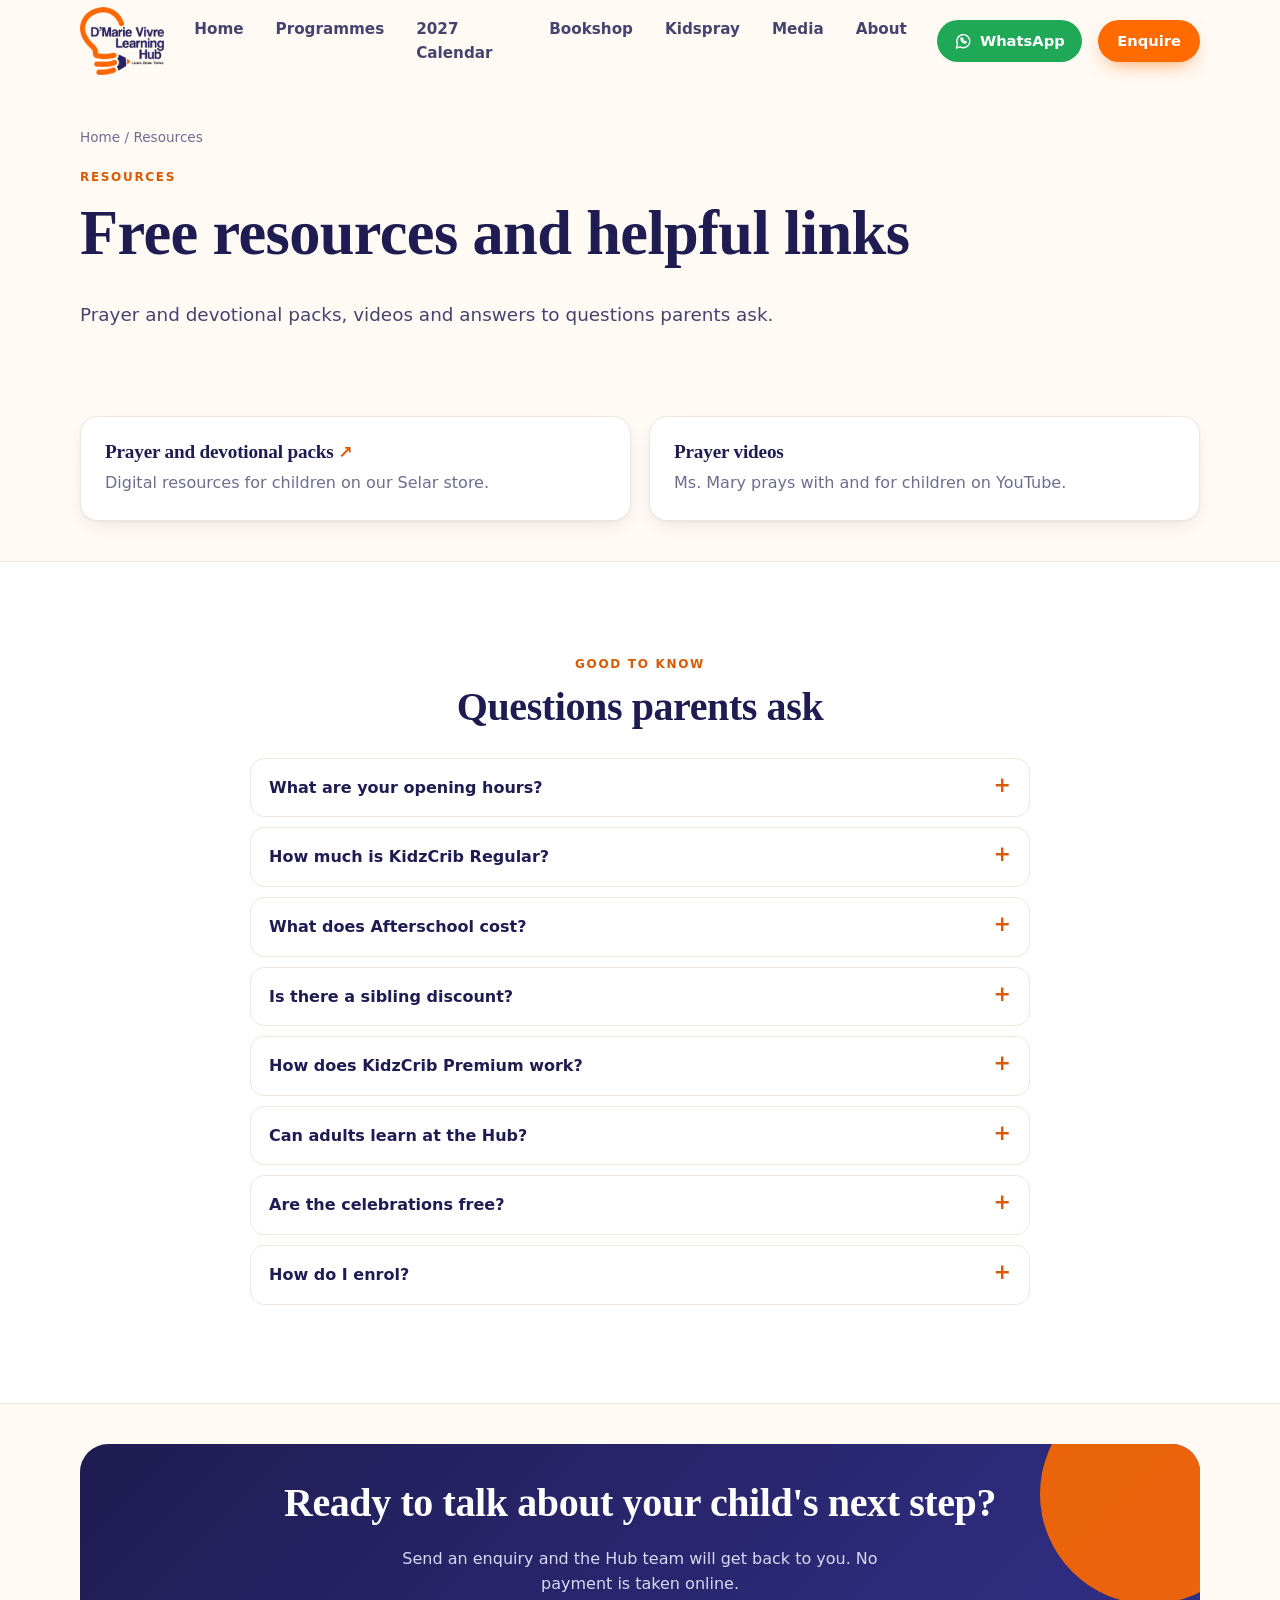
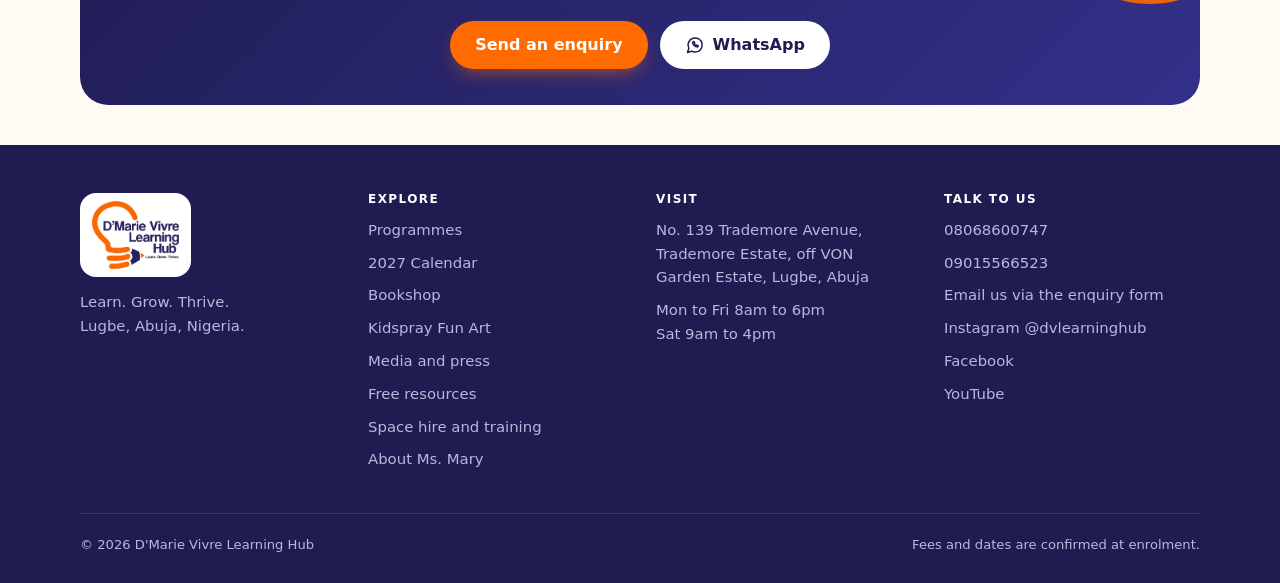
<file: resources.html>
<!doctype html>
<html lang="en-NG">
<head>
<meta charset="utf-8">
<meta name="viewport" content="width=device-width,initial-scale=1,viewport-fit=cover">
<title>Resources and FAQ | D'Marie Vivre Learning Hub</title>
<meta name="description" content="Free resources, prayer packs and answers to common questions about D'Marie Vivre programmes and fees.">
<meta name="theme-color" content="#fffaf4">
<link rel="canonical" href="https://www.dmarievivre.org/resources.html">
<link rel="icon" href="favicon.ico" sizes="any">
<link rel="icon" type="image/png" sizes="192x192" href="assets/images/icon-192.png">
<meta property="og:type" content="website"><meta property="og:site_name" content="D'Marie Vivre Learning Hub">
<meta property="og:title" content="Resources and FAQ | D'Marie Vivre Learning Hub"><meta property="og:description" content="Free resources, prayer packs and answers to common questions about D'Marie Vivre programmes and fees.">
<meta property="og:url" content="https://www.dmarievivre.org/resources.html"><meta property="og:image" content="https://www.dmarievivre.org/assets/images/og.png">
<meta name="twitter:card" content="summary_large_image">

<link rel="stylesheet" href="assets/css/style.css?v=2.0.0">
<script src="assets/js/config.js?v=2.0.0"></script>

</head>
<body class="classic">
<a class="skip" href="#main">Skip to content</a>
<header class="top"><div class="wrap">
<a class="brand" href="index.html" aria-label="D'Marie Vivre Learning Hub, home"><img class="logo" src="assets/images/logo.png" alt="D'Marie Vivre Learning Hub" width="74" height="58"></a>
<nav class="nav" aria-label="Main"><a href="index.html">Home</a><a href="learning-hub.html">Programmes</a><a href="calendar.html">2027 Calendar</a><a href="shop.html">Bookshop</a><a href="kidspray.html">Kidspray</a><a href="media.html">Media</a><a href="about.html">About</a></nav>
<a class="btn btn-wa wa" href="https://wa.me/2348068600747?text=Hello%20D%27Marie%20Vivre" rel="noopener"><svg class="ico" viewBox="0 0 24 24" aria-hidden="true"><path d="M3 21l1.6-5A8.5 8.5 0 1112 20.5a8.5 8.5 0 01-4.2-1.1z"/><path d="M9 8.5c0 3 3 6 6 6l1-1.5-2-1-1 .7c-.8-.4-1.5-1.1-1.9-1.9l.7-1-1-2z"/></svg> WhatsApp</a>
<a class="btn btn-p" href="contact.html#enquire">Enquire</a><button class="menu-btn" type="button" data-more aria-label="Open menu"><svg class="ico" viewBox="0 0 24 24" aria-hidden="true"><circle cx="5" cy="12" r="1.5"/><circle cx="12" cy="12" r="1.5"/><circle cx="19" cy="12" r="1.5"/></svg></button>
</div></header>
<main id="main">
<section class="page-hero"><div class="wrap"><div class="crumbs"><a href="index.html">Home</a> / Resources</div><span class="eyebrow">Resources</span><h1>Free resources and helpful links</h1><p class="lead">Prayer and devotional packs, videos and answers to questions parents ask.</p></div></section>
<section class="sec tight"><div class="wrap"><div class="grid g2">
<a class="card" href="https://selar.com/m/d-marievivre" rel="noopener"><h3>Prayer and devotional packs <span class="out">↗</span></h3><p class="muted">Digital resources for children on our Selar store.</p></a>
<a class="card" href="https://www.youtube.com/@kidspraywithmsmary2218" rel="noopener"><h3>Prayer videos</h3><p class="muted">Ms. Mary prays with and for children on YouTube.</p></a>
</div></div></section>
<section class="sec alt"><div class="wrap"><div class="center"><span class="eyebrow">Good to know</span><h2>Questions parents ask</h2></div><div class="faq"><details><summary>What are your opening hours?</summary><p>Monday to Friday 8am to 6pm and Saturday 9am to 4pm.</p></details><details><summary>How much is KidzCrib Regular?</summary><p>KidzCrib Regular is for ages 1 to 5, Monday to Friday, 9am to 2pm, at ₦190,000 per term.</p></details><details><summary>What does Afterschool cost?</summary><p>Afterschool runs 3pm to 5pm, Monday to Friday, for ages 3 to 12. It is ₦5,000 daily, ₦30,000 monthly or ₦85,000 per term. Logistics such as school pickup are priced by location, and parents collect from 5pm.</p></details><details><summary>Is there a sibling discount?</summary><p>Yes. Families with 3 or more children enrolled get 10% off on any programme.</p></details><details><summary>How does KidzCrib Premium work?</summary><p>A facilitator teaches your child at your home from 9am to 12noon on days that suit your family. Fees are quoted per family, monthly, 6-monthly or yearly.</p></details><details><summary>Can adults learn at the Hub?</summary><p>Yes. Adult Learning offers Literacy, Numeracy and General Study, Monday to Friday 10am to 1pm, for 3 months. A certificate is awarded and a payment plan is available. The next course starts in January 2027.</p></details><details><summary>Are the celebrations free?</summary><p>Yes. The Hub's celebrations, such as Women's Day, Book Day, Children's Day and the Christmas Party, are free. See the 2027 Calendar for dates.</p></details><details><summary>How do I enrol?</summary><p>Send an enquiry on the website, call or WhatsApp, or visit the Hub. We will confirm availability, fees and the start date with you.</p></details></div></div></section>
<section class="sec tight"><div class="wrap"><div class="cta rv"><h2>Ready to talk about your child's next step?</h2><p style="max-width:52ch;margin:0 auto">Send an enquiry and the Hub team will get back to you. No payment is taken online.</p>
<div class="btn-row" style="justify-content:center"><a class="btn btn-p" href="contact.html#enquire">Send an enquiry</a><a class="btn btn-w" href="https://wa.me/2348068600747?text=Hello%20D%27Marie%20Vivre"><svg class="ico" viewBox="0 0 24 24" aria-hidden="true"><path d="M3 21l1.6-5A8.5 8.5 0 1112 20.5a8.5 8.5 0 01-4.2-1.1z"/><path d="M9 8.5c0 3 3 6 6 6l1-1.5-2-1-1 .7c-.8-.4-1.5-1.1-1.9-1.9l.7-1-1-2z"/></svg> WhatsApp</a></div></div></div></section>
</main>
<footer class="foot"><div class="wrap">
<div class="cols">
<div><a class="brand" href="index.html"><img class="logo" src="assets/images/logo.png" alt="D'Marie Vivre Learning Hub" width="74" height="58"></a><p style="margin-top:14px">Learn. Grow. Thrive.<br>Lugbe, Abuja, Nigeria.</p></div>
<div><h4>Explore</h4><ul><li><a href="learning-hub.html">Programmes</a></li><li><a href="calendar.html">2027 Calendar</a></li><li><a href="shop.html">Bookshop</a></li><li><a href="funart.html">Kidspray Fun Art</a></li><li><a href="media.html">Media and press</a></li><li><a href="resources.html">Free resources</a></li><li><a href="services.html">Space hire and training</a></li><li><a href="about.html">About Ms. Mary</a></li></ul></div>
<div><h4>Visit</h4><ul><li>No. 139 Trademore Avenue, Trademore Estate, off VON Garden Estate, Lugbe, Abuja</li><li>Mon to Fri 8am to 6pm<br>Sat 9am to 4pm</li></ul></div>
<div><h4>Talk to us</h4><ul><li><a href="tel:08068600747">08068600747</a></li><li><a href="tel:09015566523">09015566523</a></li><li><a data-mail href="#"></a></li><li><a href="https://www.instagram.com/dvlearninghub/" rel="noopener">Instagram @dvlearninghub</a></li><li><a href="https://web.facebook.com/kidspraywithmsmary" rel="noopener">Facebook</a></li><li><a href="https://www.youtube.com/@kidspraywithmsmary2218" rel="noopener">YouTube</a></li></ul></div>
</div>
<div class="legal"><span>&copy; 2026 D'Marie Vivre Learning Hub</span><span>Fees and dates are confirmed at enrolment.</span></div>
</div></footer>

<div class="sheet-bg" id="sheetbg"></div>
<div class="sheet" id="sheet" role="dialog" aria-label="Menu" aria-hidden="true"><div class="grab"></div><h3>Menu</h3><div class="list"><a href="index.html"><svg class="ico" viewBox="0 0 24 24" aria-hidden="true"><path d="M3 11l9-8 9 8"/><path d="M5 10v10h5v-6h4v6h5V10"/></svg><span>Home<small></small></span></a><a href="learning-hub.html"><svg class="ico" viewBox="0 0 24 24" aria-hidden="true"><rect x="3" y="3" width="7" height="7" rx="2"/><rect x="14" y="3" width="7" height="7" rx="2"/><rect x="3" y="14" width="7" height="7" rx="2"/><rect x="14" y="14" width="7" height="7" rx="2"/></svg><span>Programmes<small>KidzCrib, Afterschool, Adult Learning</small></span></a><a href="calendar.html"><svg class="ico" viewBox="0 0 24 24" aria-hidden="true"><rect x="3" y="5" width="18" height="16" rx="3"/><path d="M8 3v4M16 3v4M3 10h18"/></svg><span>2027 Calendar<small>Celebrations, programmes, workshops</small></span></a><a href="shop.html"><svg class="ico" viewBox="0 0 24 24" aria-hidden="true"><path d="M4 4h6a3 3 0 013 3v13a2 2 0 00-2-2H4z"/><path d="M20 4h-6a3 3 0 00-3 3v13a2 2 0 012-2h7z"/></svg><span>Bookshop<small>Order books from the Hub</small></span></a><a href="kidspray.html"><svg class="ico" viewBox="0 0 24 24" aria-hidden="true"><path d="M12 3l2.7 5.6 6.1.8-4.5 4.2 1.1 6-5.4-3-5.4 3 1.1-6L3.2 9.4l6.1-.8z"/></svg><span>Kidspray<small>Faith and community</small></span></a><a href="funart.html"><svg class="ico" viewBox="0 0 24 24" aria-hidden="true"><path d="M4 20l1-4L17 4l3 3L8 19z"/><path d="M14 7l3 3"/></svg><span>Kidspray Fun Art<small>Our annual art day</small></span></a><a href="media.html"><svg class="ico" viewBox="0 0 24 24" aria-hidden="true"><circle cx="9" cy="8" r="3.5"/><path d="M2.5 20a6.5 6.5 0 0113 0"/><path d="M16 4.5a3.5 3.5 0 010 7M18 14a6.5 6.5 0 013.5 6"/></svg><span>Media and press<small>Ms. Mary in the news</small></span></a><a href="about.html"><svg class="ico" viewBox="0 0 24 24" aria-hidden="true"><circle cx="9" cy="8" r="3.5"/><path d="M2.5 20a6.5 6.5 0 0113 0"/><path d="M16 4.5a3.5 3.5 0 010 7M18 14a6.5 6.5 0 013.5 6"/></svg><span>About Ms. Mary<small>Founder and lead facilitator</small></span></a><a href="resources.html"><svg class="ico" viewBox="0 0 24 24" aria-hidden="true"><path d="M12 4v11M7 11l5 5 5-5M5 20h14"/></svg><span>Free resources<small>Guides, packs and links</small></span></a><a href="services.html"><svg class="ico" viewBox="0 0 24 24" aria-hidden="true"><rect x="3" y="9" width="18" height="11" rx="2"/><path d="M8 9V6a4 4 0 018 0v3"/></svg><span>Space hire and training<small>Hire the Hub, train your school staff</small></span></a><a href="contact.html"><svg class="ico" viewBox="0 0 24 24" aria-hidden="true"><path d="M12 21s7-6.3 7-11a7 7 0 10-14 0c0 4.7 7 11 7 11z"/><circle cx="12" cy="10" r="2.5"/></svg><span>Contact and visit<small>Address, hours, enquiry form</small></span></a><a href="https://wa.me/2348068600747?text=Hello%20D%27Marie%20Vivre"><svg class="ico" viewBox="0 0 24 24" aria-hidden="true"><path d="M3 21l1.6-5A8.5 8.5 0 1112 20.5a8.5 8.5 0 01-4.2-1.1z"/><path d="M9 8.5c0 3 3 6 6 6l1-1.5-2-1-1 .7c-.8-.4-1.5-1.1-1.9-1.9l.7-1-1-2z"/></svg><span>WhatsApp us<small>08068600747</small></span></a></div></div>
<script src="assets/js/main.js?v=2.0.0" defer></script>
</body></html>
</file>
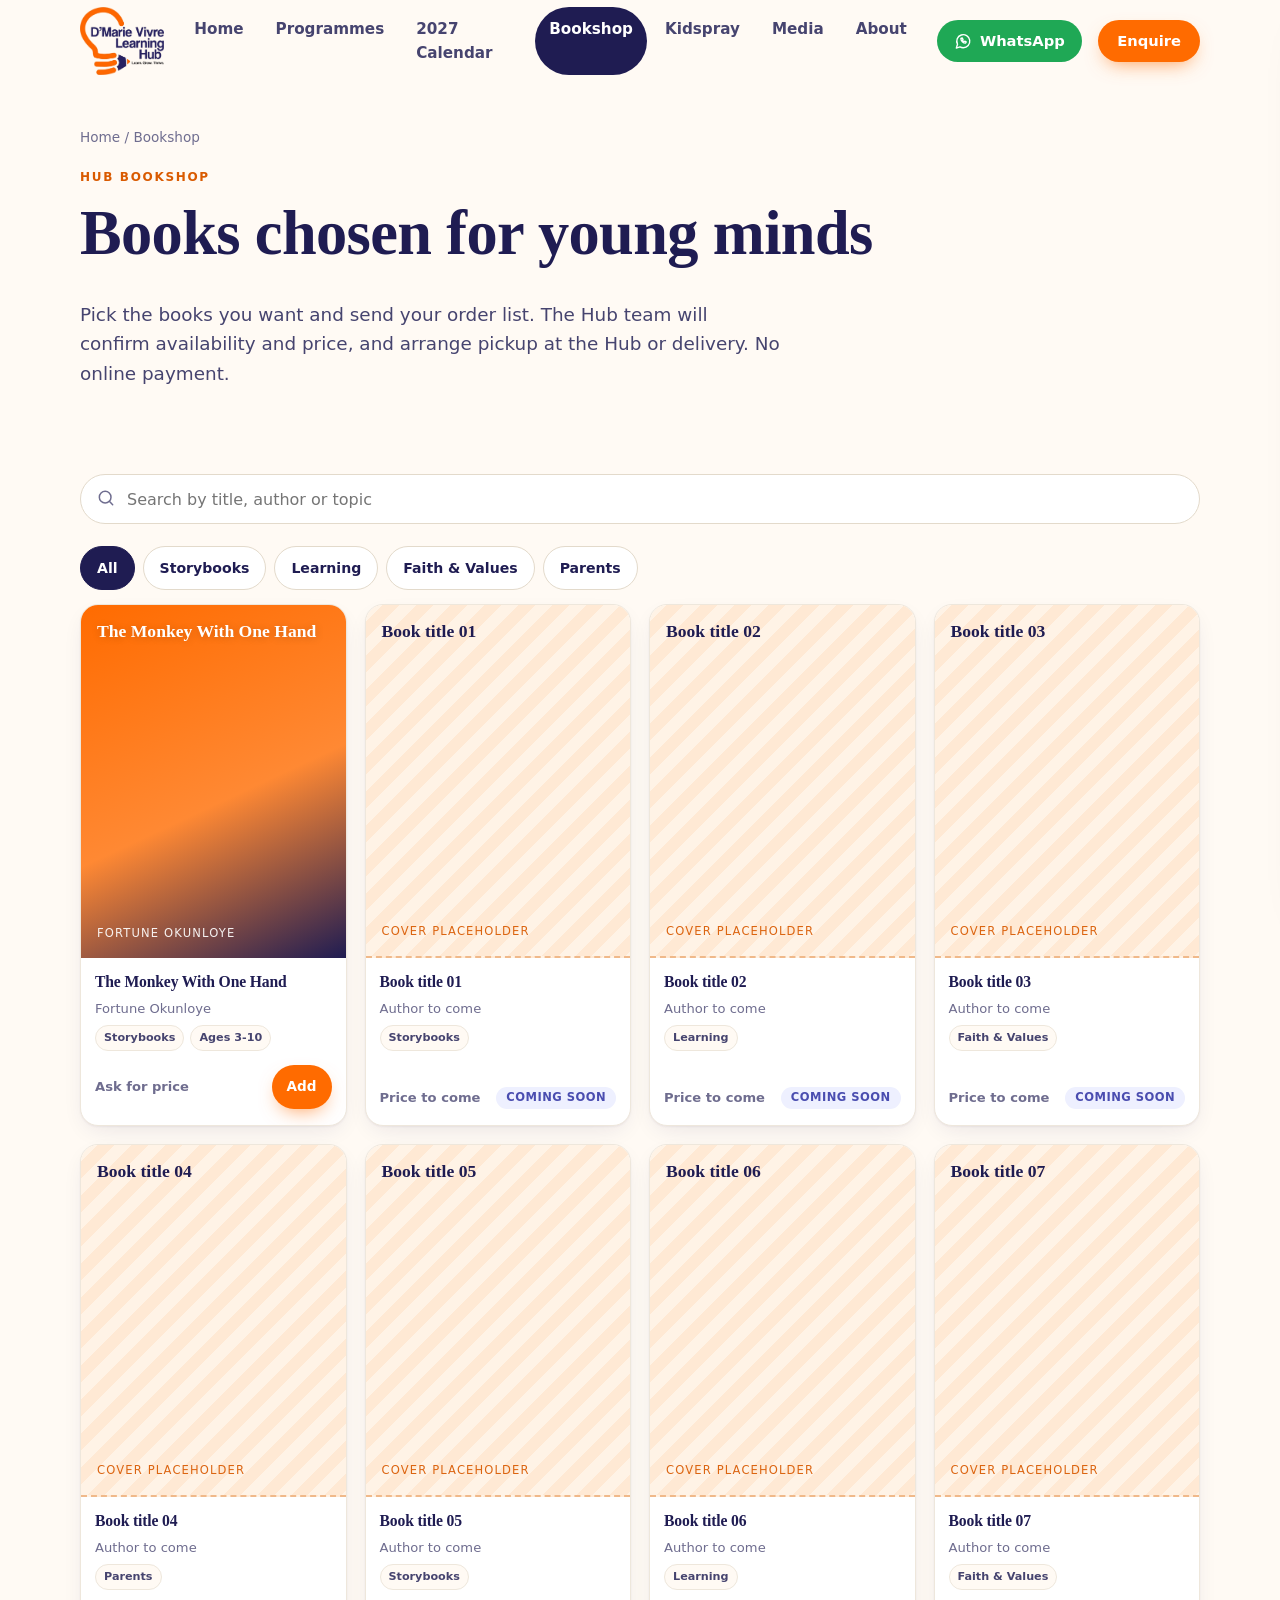
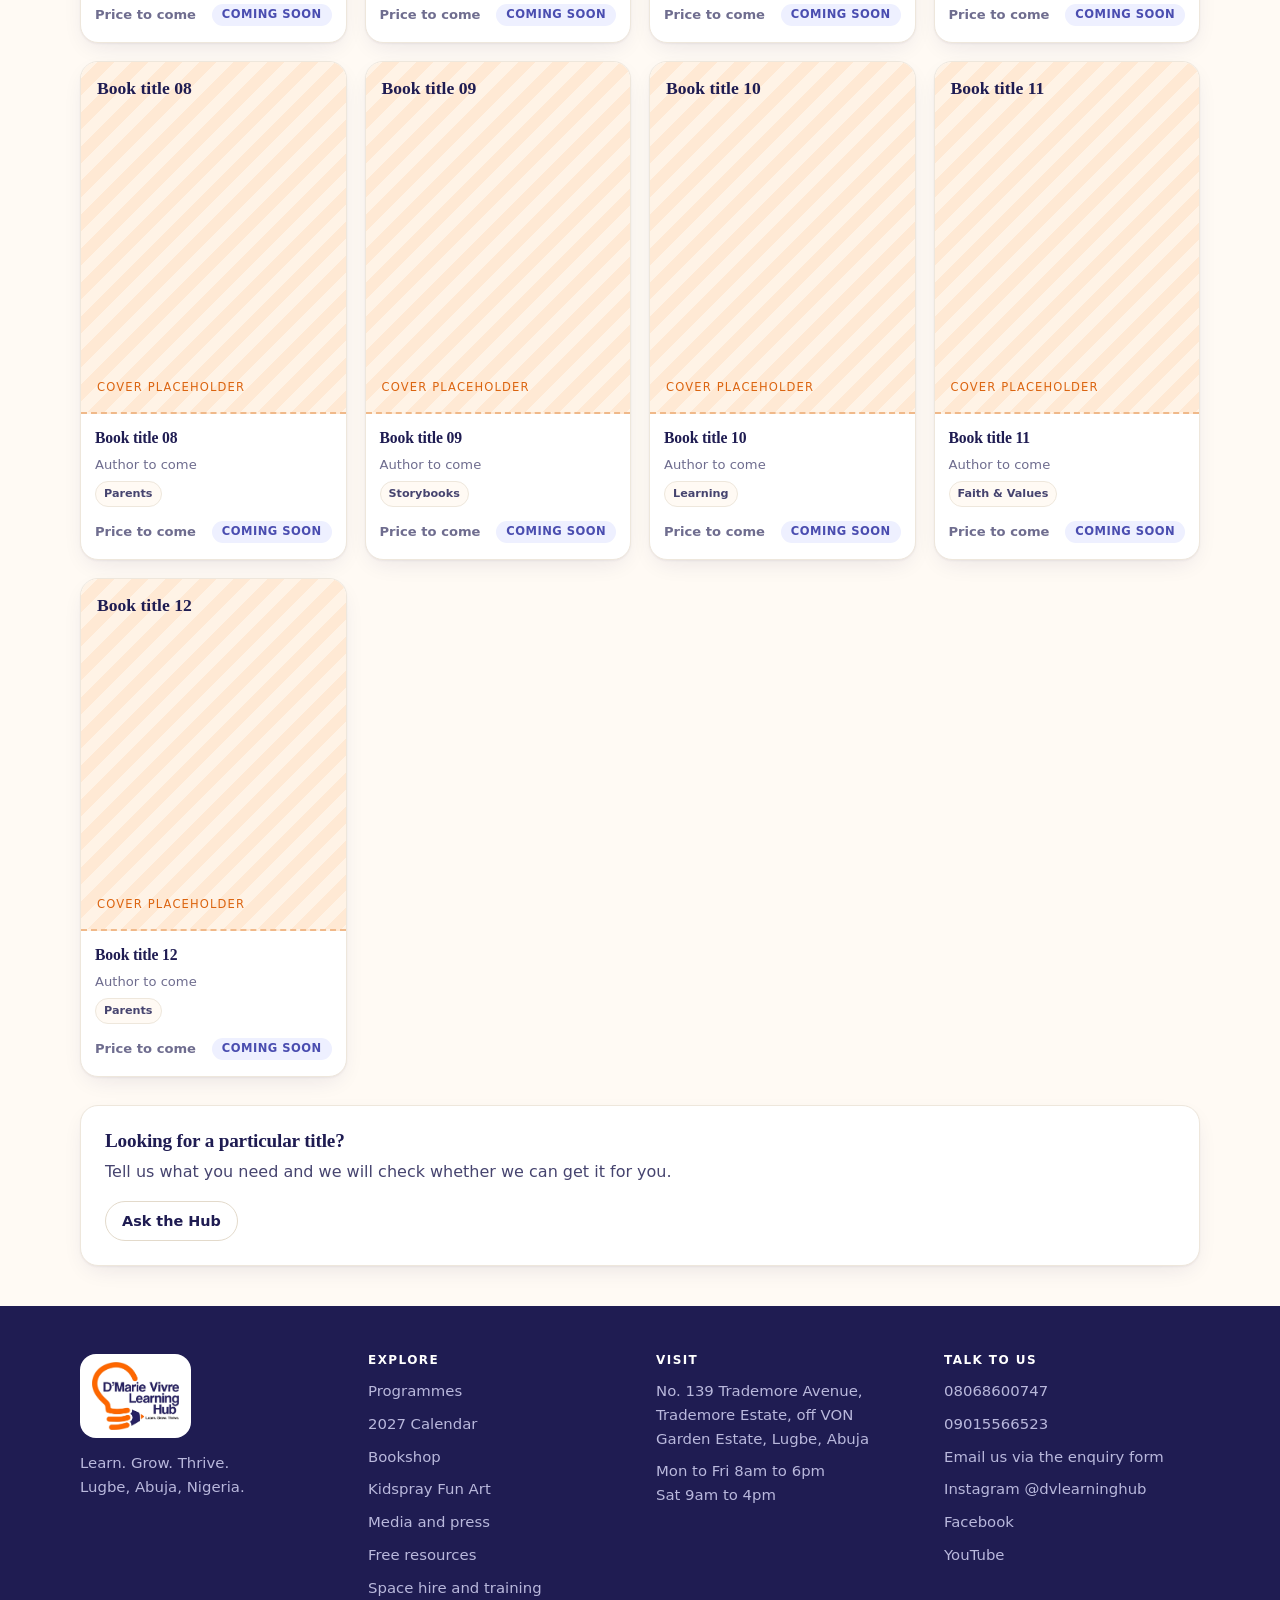
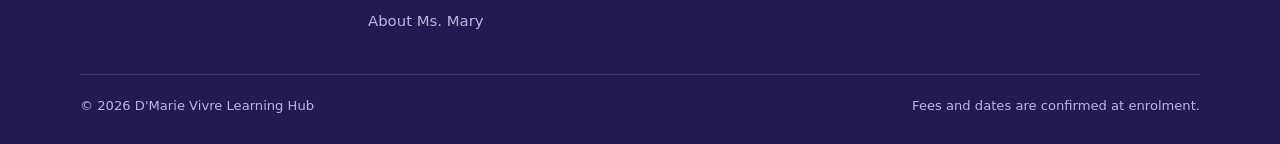
<file: shop.html>
<!doctype html>
<html lang="en-NG">
<head>
<meta charset="utf-8">
<meta name="viewport" content="width=device-width,initial-scale=1,viewport-fit=cover">
<title>Hub Bookshop | D'Marie Vivre Learning Hub</title>
<meta name="description" content="Order children's books, workbooks and parenting titles from the D'Marie Vivre Hub Bookshop in Lugbe, Abuja. Send your order list and the Hub confirms pickup or delivery.">
<meta name="theme-color" content="#fffaf4">
<link rel="canonical" href="https://www.dmarievivre.org/shop.html">
<link rel="icon" href="favicon.ico" sizes="any">
<link rel="icon" type="image/png" sizes="192x192" href="assets/images/icon-192.png">
<meta property="og:type" content="website"><meta property="og:site_name" content="D'Marie Vivre Learning Hub">
<meta property="og:title" content="Hub Bookshop | D'Marie Vivre Learning Hub"><meta property="og:description" content="Order children's books, workbooks and parenting titles from the D'Marie Vivre Hub Bookshop in Lugbe, Abuja. Send your order list and the Hub confirms pickup or delivery.">
<meta property="og:url" content="https://www.dmarievivre.org/shop.html"><meta property="og:image" content="https://www.dmarievivre.org/assets/images/og.png">
<meta name="twitter:card" content="summary_large_image">

<link rel="stylesheet" href="assets/css/style.css?v=2.0.0">
<script src="assets/js/config.js?v=2.0.0"></script>

</head>
<body class="classic">
<a class="skip" href="#main">Skip to content</a>
<header class="top"><div class="wrap">
<a class="brand" href="index.html" aria-label="D'Marie Vivre Learning Hub, home"><img class="logo" src="assets/images/logo.png" alt="D'Marie Vivre Learning Hub" width="74" height="58"></a>
<nav class="nav" aria-label="Main"><a href="index.html">Home</a><a href="learning-hub.html">Programmes</a><a href="calendar.html">2027 Calendar</a><a href="shop.html" aria-current=page>Bookshop</a><a href="kidspray.html">Kidspray</a><a href="media.html">Media</a><a href="about.html">About</a></nav>
<a class="btn btn-wa wa" href="https://wa.me/2348068600747?text=Hello%20D%27Marie%20Vivre" rel="noopener"><svg class="ico" viewBox="0 0 24 24" aria-hidden="true"><path d="M3 21l1.6-5A8.5 8.5 0 1112 20.5a8.5 8.5 0 01-4.2-1.1z"/><path d="M9 8.5c0 3 3 6 6 6l1-1.5-2-1-1 .7c-.8-.4-1.5-1.1-1.9-1.9l.7-1-1-2z"/></svg> WhatsApp</a>
<a class="btn btn-p" href="contact.html#enquire">Enquire</a><button class="menu-btn" type="button" data-more aria-label="Open menu"><svg class="ico" viewBox="0 0 24 24" aria-hidden="true"><circle cx="5" cy="12" r="1.5"/><circle cx="12" cy="12" r="1.5"/><circle cx="19" cy="12" r="1.5"/></svg></button>
</div></header>
<main id="main">
<section class="page-hero"><div class="wrap"><div class="crumbs"><a href="index.html">Home</a> / Bookshop</div><span class="eyebrow">Hub Bookshop</span><h1>Books chosen for young minds</h1><p class="lead">Pick the books you want and send your order list. The Hub team will confirm availability and price, and arrange pickup at the Hub or delivery. No online payment.</p></div></section>
<section class="sec tight"><div class="wrap"><div class="toolbar"><div class="search"><svg class="ico" viewBox="0 0 24 24" aria-hidden="true"><circle cx="11" cy="11" r="7"/><path d="M20 20l-4-4"/></svg><label class="sr" for="bsearch">Search books</label><input id="bsearch" type="search" placeholder="Search by title, author or topic" autocomplete="off"></div></div>
<div class="filters" id="bfilters" role="group" aria-label="Book categories"></div>
<div class="books" id="shelf"><div class="empty" style="grid-column:1/-1">Loading books&hellip;</div></div>
<div class="card" style="margin-top:28px"><h3>Looking for a particular title?</h3><p>Tell us what you need and we will check whether we can get it for you.</p><a class="btn btn-o btn-s" href="contact.html?topic=Bookshop#enquire">Ask the Hub</a></div></div></section>
<div class="basketbar" id="basketbar"><span id="bbtxt"></span><button class="btn btn-p btn-s" type="button" data-basket>View order list</button></div>
<aside class="drawer" id="drawer" aria-label="Your order list"><header><h3>Your order list</h3><button class="x" type="button" data-close-drawer aria-label="Close"><svg class="ico" viewBox="0 0 24 24" aria-hidden="true"><path d="M6 6l12 12M18 6L6 18"/></svg></button></header>
<div class="scroll"><div id="blines"></div><div class="total" id="btotal"></div>
<form id="bform" hidden autocomplete="on"><p class="note-s">We will confirm availability, price and pickup or delivery with you. Nothing is charged online.</p>
<div class="f"><label for="bn">Your name</label><input id="bn" name="Name" required autocomplete="name"></div>
<div class="f"><label for="bp">Phone / WhatsApp</label><input id="bp" name="Phone" type="tel" required autocomplete="tel" inputmode="tel"></div>
<div class="f"><label for="be">Email <span class="opt">(optional)</span></label><input id="be" name="Email" type="email" autocomplete="email"></div>
<div class="f"><label for="bm">How would you like to receive them?</label><select id="bm" name="Collection"><option>Pick up at the Hub</option><option>Delivery (the Hub will confirm cost)</option></select></div>
<div class="f"><label for="bx">Notes <span class="opt">(optional)</span></label><textarea id="bx" name="Message" style="min-height:80px"></textarea></div>
<div class="hp" aria-hidden="true"><label>Leave empty<input name="_honey" tabindex="-1" autocomplete="off"></label></div>
<button class="btn btn-p" type="submit" style="width:100%">Send order request</button>
<a class="btn btn-wa" id="bwa" href="#" rel="noopener" style="width:100%;margin-top:10px"><svg class="ico" viewBox="0 0 24 24" aria-hidden="true"><path d="M3 21l1.6-5A8.5 8.5 0 1112 20.5a8.5 8.5 0 01-4.2-1.1z"/><path d="M9 8.5c0 3 3 6 6 6l1-1.5-2-1-1 .7c-.8-.4-1.5-1.1-1.9-1.9l.7-1-1-2z"/></svg> Send on WhatsApp instead</a>
<div class="status"></div></form></div></aside>
</main>
<footer class="foot"><div class="wrap">
<div class="cols">
<div><a class="brand" href="index.html"><img class="logo" src="assets/images/logo.png" alt="D'Marie Vivre Learning Hub" width="74" height="58"></a><p style="margin-top:14px">Learn. Grow. Thrive.<br>Lugbe, Abuja, Nigeria.</p></div>
<div><h4>Explore</h4><ul><li><a href="learning-hub.html">Programmes</a></li><li><a href="calendar.html">2027 Calendar</a></li><li><a href="shop.html">Bookshop</a></li><li><a href="funart.html">Kidspray Fun Art</a></li><li><a href="media.html">Media and press</a></li><li><a href="resources.html">Free resources</a></li><li><a href="services.html">Space hire and training</a></li><li><a href="about.html">About Ms. Mary</a></li></ul></div>
<div><h4>Visit</h4><ul><li>No. 139 Trademore Avenue, Trademore Estate, off VON Garden Estate, Lugbe, Abuja</li><li>Mon to Fri 8am to 6pm<br>Sat 9am to 4pm</li></ul></div>
<div><h4>Talk to us</h4><ul><li><a href="tel:08068600747">08068600747</a></li><li><a href="tel:09015566523">09015566523</a></li><li><a data-mail href="#"></a></li><li><a href="https://www.instagram.com/dvlearninghub/" rel="noopener">Instagram @dvlearninghub</a></li><li><a href="https://web.facebook.com/kidspraywithmsmary" rel="noopener">Facebook</a></li><li><a href="https://www.youtube.com/@kidspraywithmsmary2218" rel="noopener">YouTube</a></li></ul></div>
</div>
<div class="legal"><span>&copy; 2026 D'Marie Vivre Learning Hub</span><span>Fees and dates are confirmed at enrolment.</span></div>
</div></footer>

<div class="sheet-bg" id="sheetbg"></div>
<div class="sheet" id="sheet" role="dialog" aria-label="Menu" aria-hidden="true"><div class="grab"></div><h3>Menu</h3><div class="list"><a href="index.html"><svg class="ico" viewBox="0 0 24 24" aria-hidden="true"><path d="M3 11l9-8 9 8"/><path d="M5 10v10h5v-6h4v6h5V10"/></svg><span>Home<small></small></span></a><a href="learning-hub.html"><svg class="ico" viewBox="0 0 24 24" aria-hidden="true"><rect x="3" y="3" width="7" height="7" rx="2"/><rect x="14" y="3" width="7" height="7" rx="2"/><rect x="3" y="14" width="7" height="7" rx="2"/><rect x="14" y="14" width="7" height="7" rx="2"/></svg><span>Programmes<small>KidzCrib, Afterschool, Adult Learning</small></span></a><a href="calendar.html"><svg class="ico" viewBox="0 0 24 24" aria-hidden="true"><rect x="3" y="5" width="18" height="16" rx="3"/><path d="M8 3v4M16 3v4M3 10h18"/></svg><span>2027 Calendar<small>Celebrations, programmes, workshops</small></span></a><a href="shop.html"><svg class="ico" viewBox="0 0 24 24" aria-hidden="true"><path d="M4 4h6a3 3 0 013 3v13a2 2 0 00-2-2H4z"/><path d="M20 4h-6a3 3 0 00-3 3v13a2 2 0 012-2h7z"/></svg><span>Bookshop<small>Order books from the Hub</small></span></a><a href="kidspray.html"><svg class="ico" viewBox="0 0 24 24" aria-hidden="true"><path d="M12 3l2.7 5.6 6.1.8-4.5 4.2 1.1 6-5.4-3-5.4 3 1.1-6L3.2 9.4l6.1-.8z"/></svg><span>Kidspray<small>Faith and community</small></span></a><a href="funart.html"><svg class="ico" viewBox="0 0 24 24" aria-hidden="true"><path d="M4 20l1-4L17 4l3 3L8 19z"/><path d="M14 7l3 3"/></svg><span>Kidspray Fun Art<small>Our annual art day</small></span></a><a href="media.html"><svg class="ico" viewBox="0 0 24 24" aria-hidden="true"><circle cx="9" cy="8" r="3.5"/><path d="M2.5 20a6.5 6.5 0 0113 0"/><path d="M16 4.5a3.5 3.5 0 010 7M18 14a6.5 6.5 0 013.5 6"/></svg><span>Media and press<small>Ms. Mary in the news</small></span></a><a href="about.html"><svg class="ico" viewBox="0 0 24 24" aria-hidden="true"><circle cx="9" cy="8" r="3.5"/><path d="M2.5 20a6.5 6.5 0 0113 0"/><path d="M16 4.5a3.5 3.5 0 010 7M18 14a6.5 6.5 0 013.5 6"/></svg><span>About Ms. Mary<small>Founder and lead facilitator</small></span></a><a href="resources.html"><svg class="ico" viewBox="0 0 24 24" aria-hidden="true"><path d="M12 4v11M7 11l5 5 5-5M5 20h14"/></svg><span>Free resources<small>Guides, packs and links</small></span></a><a href="services.html"><svg class="ico" viewBox="0 0 24 24" aria-hidden="true"><rect x="3" y="9" width="18" height="11" rx="2"/><path d="M8 9V6a4 4 0 018 0v3"/></svg><span>Space hire and training<small>Hire the Hub, train your school staff</small></span></a><a href="contact.html"><svg class="ico" viewBox="0 0 24 24" aria-hidden="true"><path d="M12 21s7-6.3 7-11a7 7 0 10-14 0c0 4.7 7 11 7 11z"/><circle cx="12" cy="10" r="2.5"/></svg><span>Contact and visit<small>Address, hours, enquiry form</small></span></a><a href="https://wa.me/2348068600747?text=Hello%20D%27Marie%20Vivre"><svg class="ico" viewBox="0 0 24 24" aria-hidden="true"><path d="M3 21l1.6-5A8.5 8.5 0 1112 20.5a8.5 8.5 0 01-4.2-1.1z"/><path d="M9 8.5c0 3 3 6 6 6l1-1.5-2-1-1 .7c-.8-.4-1.5-1.1-1.9-1.9l.7-1-1-2z"/></svg><span>WhatsApp us<small>08068600747</small></span></a></div></div>
<script src="assets/js/main.js?v=2.0.0" defer></script>
</body></html>
</file>
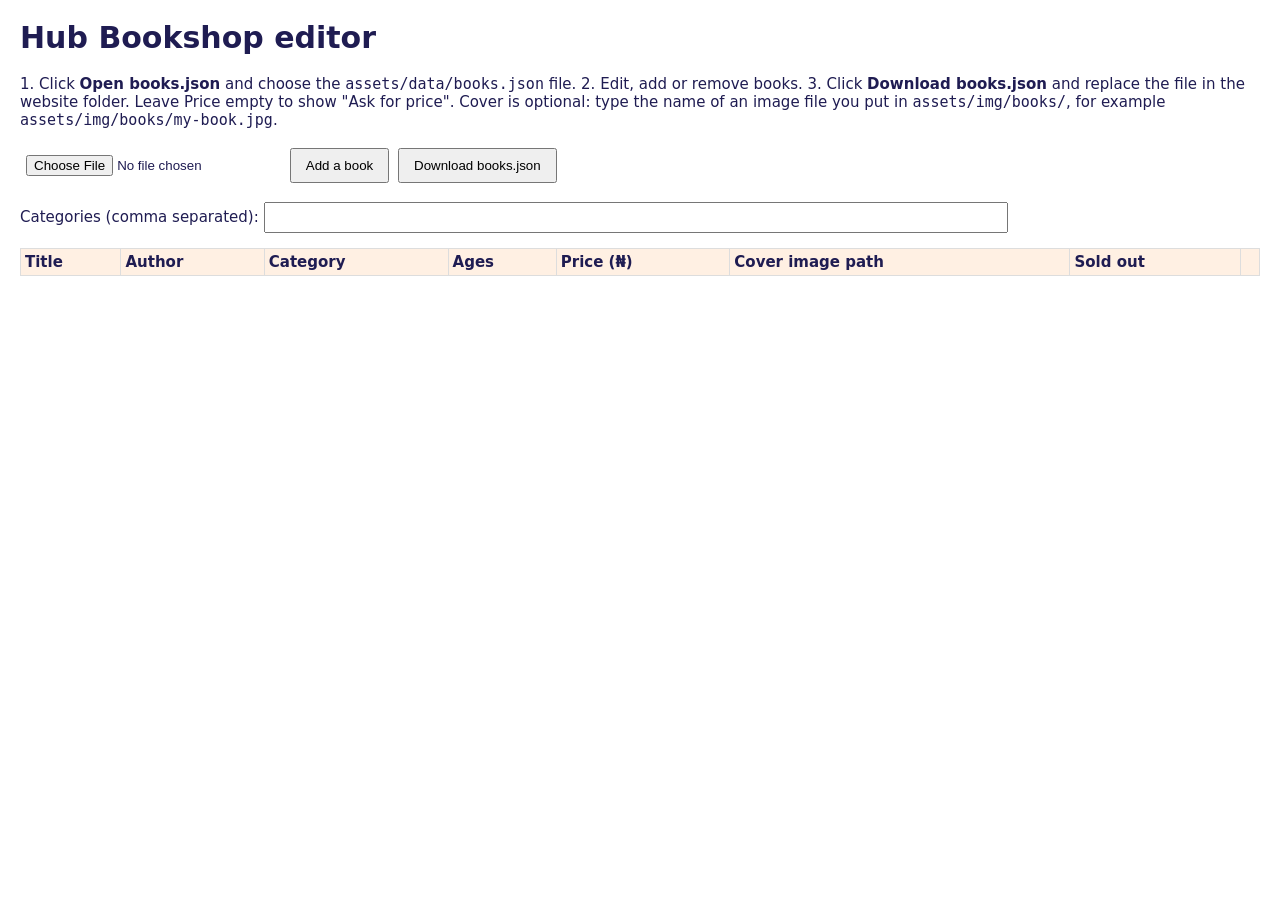
<file: tools/books-editor.html>
<!doctype html><html lang="en"><head><meta charset="utf-8"><meta name="viewport" content="width=device-width,initial-scale=1"><title>Books editor</title>
<style>body{font:15px system-ui;margin:20px;color:#1f1c52}table{border-collapse:collapse;width:100%}td,th{border:1px solid #ddd;padding:4px}input,select{width:100%;padding:6px;box-sizing:border-box}button{padding:8px 14px;margin:4px 4px 4px 0;cursor:pointer}th{background:#fff0e3;text-align:left}.s{overflow-x:auto}</style></head><body>
<h1>Hub Bookshop editor</h1>
<p>1. Click <b>Open books.json</b> and choose the <code>assets/data/books.json</code> file. 2. Edit, add or remove books. 3. Click <b>Download books.json</b> and replace the file in the website folder. Leave Price empty to show "Ask for price". Cover is optional: type the name of an image file you put in <code>assets/img/books/</code>, for example <code>assets/img/books/my-book.jpg</code>.</p>
<input type="file" id="f" accept=".json" style="width:auto"> <button id="add">Add a book</button> <button id="dl">Download books.json</button>
<p>Categories (comma separated): <input id="cats" style="width:60%"></p>
<div class="s"><table><thead><tr><th>Title</th><th>Author</th><th>Category</th><th>Ages</th><th>Price (₦)</th><th>Cover image path</th><th>Sold out</th><th></th></tr></thead><tbody id="b"></tbody></table></div>
<script>
let data={categories:[],books:[]};
const $=s=>document.querySelector(s);
function draw(){$('#cats').value=data.categories.join(', ');$('#b').innerHTML='';data.books.forEach((b,i)=>{const tr=document.createElement('tr');
[['title'],['author'],['category'],['age'],['price','number'],['cover']].forEach(([k,t])=>{const td=document.createElement('td'),inp=document.createElement('input');inp.value=b[k]==null?'':b[k];if(t)inp.type=t;inp.oninput=()=>{b[k]=t==='number'?(inp.value?Number(inp.value):null):inp.value;if(k==='title'&&!b._idset&&!b._keep){b.id=inp.value.toLowerCase().replace(/[^a-z0-9]+/g,'-').replace(/^-|-$/g,'')||('book-'+i)}};td.append(inp);tr.append(td)});
const so=document.createElement('td'),c=document.createElement('input');c.type='checkbox';c.checked=!!b.soldOut;c.onchange=()=>b.soldOut=c.checked;so.append(c);tr.append(so);
const d=document.createElement('td'),x=document.createElement('button');x.textContent='Remove';x.onclick=()=>{data.books.splice(i,1);draw()};d.append(x);tr.append(d);$('#b').append(tr)})}
$('#f').onchange=e=>{const r=new FileReader();r.onload=()=>{data=JSON.parse(r.result);data.books.forEach(b=>b._keep=true);draw()};r.readAsText(e.target.files[0])};
$('#add').onclick=()=>{data.books.push({id:'book-'+Date.now(),title:'',author:'',category:data.categories[0]||'',age:'',price:null});draw()};
$('#dl').onclick=()=>{data.categories=$('#cats').value.split(',').map(s=>s.trim()).filter(Boolean);const out={categories:data.categories,books:data.books.filter(b=>b.title).map(b=>{const o={...b};delete o._keep;delete o._idset;if(!o.cover)delete o.cover;if(!o.soldOut)delete o.soldOut;return o})};
const a=document.createElement('a');a.href=URL.createObjectURL(new Blob([JSON.stringify(out,null,1)],{type:'application/json'}));a.download='books.json';a.click()};
draw();
</script></body></html>
</file>
<file: assets/css/style.css>
/* D'Marie Vivre Learning Hub — site.css */
:root{
  --ink:#1f1c52;--ink-2:#46446f;--mute:#6f6d8f;
  --brand:#ff6b00;--brand-d:#d95a00;--brand-soft:#fff0e3;
  --cream:#fffaf4;--paper:#ffffff;--line:#eee7dc;--line-2:#e3dacb;
  --yel:#ffc72c;--blu:#2f9bf0;--grn:#2eb067;--pur:#7b5cf0;--red:#e5484d;
  --r:18px;--r-s:12px;--sh:0 1px 2px rgba(31,28,82,.05),0 8px 24px -8px rgba(31,28,82,.12);
  --sh-l:0 2px 4px rgba(31,28,82,.06),0 24px 48px -16px rgba(31,28,82,.22);
  --serif:"Iowan Old Style","Palatino Linotype",Palatino,"Book Antiqua",Georgia,serif;
  --sans:system-ui,-apple-system,"Segoe UI",Roboto,"Helvetica Neue",Arial,sans-serif;
  --tab-h:64px;--top-h:64px;--wrap:1160px;
}
*{box-sizing:border-box}
html{-webkit-text-size-adjust:100%;scroll-behavior:smooth;scroll-padding-top:calc(var(--top-h) + 16px)}
body{margin:0;font:16px/1.6 var(--sans);color:var(--ink-2);background:var(--cream);-webkit-font-smoothing:antialiased;overflow-x:hidden}
img,svg{max-width:100%;display:block}
a{color:inherit}
h1,h2,h3,h4{font-family:var(--serif);color:var(--ink);line-height:1.15;margin:0 0 .5em;font-weight:700;letter-spacing:-.01em}
h1{font-size:clamp(2.1rem,6.4vw,3.9rem)}
h2{font-size:clamp(1.6rem,4.4vw,2.5rem)}
h3{font-size:1.2rem}
p{margin:0 0 1em}
.wrap{width:100%;max-width:var(--wrap);margin:0 auto;padding:0 20px}
.sec{padding:64px 0}
.sec.tight{padding:40px 0}
.sec.alt{background:var(--paper);border-block:1px solid var(--line)}
.sec.dark{background:var(--ink);color:#d9d8f2}
.sec.dark h2,.sec.dark h3{color:#fff}
.eyebrow{display:inline-block;font:700 .75rem/1 var(--sans);letter-spacing:.14em;text-transform:uppercase;color:var(--brand-d);margin-bottom:14px}
.dark .eyebrow{color:var(--yel)}
.lead{font-size:1.15rem;color:var(--ink-2);max-width:60ch}
.center{text-align:center}.center .lead{margin-inline:auto}
.muted{color:var(--mute)}
.sr{position:absolute;width:1px;height:1px;overflow:hidden;clip:rect(0 0 0 0);white-space:nowrap}
.skip{position:absolute;left:-999px;top:8px;background:var(--ink);color:#fff;padding:10px 14px;border-radius:8px;z-index:100}
.skip:focus{left:8px}
:focus-visible{outline:3px solid var(--blu);outline-offset:2px;border-radius:6px}
.ico{width:1.25em;height:1.25em;fill:none;stroke:currentColor;stroke-width:1.8;stroke-linecap:round;stroke-linejoin:round;flex:none}

/* buttons */
.btn{display:inline-flex;align-items:center;justify-content:center;gap:.5em;min-height:48px;padding:0 24px;border-radius:999px;border:1.5px solid transparent;font:600 1rem/1 var(--sans);text-decoration:none;cursor:pointer;transition:transform .15s,box-shadow .15s,background .15s;white-space:nowrap}
.btn:active{transform:scale(.98)}
.btn-p{background:var(--brand);color:#fff;box-shadow:0 8px 20px -8px rgba(255,107,0,.7)}
.btn-p:hover{background:var(--brand-d)}
.btn-d{background:var(--ink);color:#fff}.btn-d:hover{background:#2c2870}
.btn-o{background:transparent;color:var(--ink);border-color:var(--line-2)}.btn-o:hover{border-color:var(--ink)}
.btn-w{background:#fff;color:var(--ink)}
.btn-wa{background:#1fa855;color:#fff}.btn-wa:hover{background:#178a45}
.btn-s{min-height:40px;padding:0 16px;font-size:.9rem}
.btn-row{display:flex;flex-wrap:wrap;gap:12px;margin-top:24px}

/* header */
.top{position:sticky;top:0;z-index:50;background:rgba(255,250,244,.88);backdrop-filter:saturate(1.6) blur(14px);-webkit-backdrop-filter:saturate(1.6) blur(14px);border-bottom:1px solid transparent;transition:border-color .2s}
.top.scrolled{border-color:var(--line)}
.top .wrap{height:var(--top-h);display:flex;align-items:center;gap:16px}
.brand{display:flex;align-items:center;gap:10px;text-decoration:none;color:var(--ink);margin-right:auto}
.brand svg{width:34px;height:40px}
.brand b{display:block;font:700 1.02rem/1.05 var(--serif);color:var(--ink)}
.brand small{display:block;font:600 .64rem/1.2 var(--sans);letter-spacing:.12em;text-transform:uppercase;color:var(--brand-d)}
.nav{display:none;gap:4px}
.nav a{padding:10px 14px;border-radius:999px;text-decoration:none;font-weight:600;font-size:.95rem;color:var(--ink-2)}
.nav a:hover{background:var(--brand-soft);color:var(--ink)}
.nav a[aria-current=page]{background:var(--ink);color:#fff}
.top .btn{min-height:42px;padding:0 18px;font-size:.92rem}
.top .wa{display:none}
@media(min-width:960px){.nav{display:flex}}
@media(min-width:1180px){.top .wa{display:inline-flex}}
@media(min-width:960px) and (max-width:1100px){.nav a{padding:10px 10px;font-size:.9rem}}

/* bottom tab bar (mobile) */
.tabs{position:fixed;left:0;right:0;bottom:0;z-index:60;display:grid;grid-template-columns:repeat(5,1fr);height:calc(var(--tab-h) + env(safe-area-inset-bottom));padding-bottom:env(safe-area-inset-bottom);background:rgba(255,255,255,.94);backdrop-filter:blur(16px);-webkit-backdrop-filter:blur(16px);border-top:1px solid var(--line)}
.tabs a,.tabs button{display:flex;flex-direction:column;align-items:center;justify-content:center;gap:3px;font:600 .68rem/1 var(--sans);color:var(--mute);text-decoration:none;background:none;border:0;cursor:pointer;position:relative;padding:0}
.tabs .ico{width:24px;height:24px}
.tabs [aria-current=page]{color:var(--brand-d)}
.tabs [aria-current=page]::before{content:"";position:absolute;top:0;width:28px;height:3px;border-radius:0 0 3px 3px;background:var(--brand)}
.tabs .badge{position:absolute;top:8px;left:calc(50% + 6px);min-width:18px;height:18px;border-radius:9px;background:var(--brand);color:#fff;font-size:.65rem;display:grid;place-items:center;padding:0 5px}
body{padding-bottom:calc(var(--tab-h) + env(safe-area-inset-bottom))}
@media(min-width:960px){.tabs{display:none}body{padding-bottom:0}}

/* more sheet */
.sheet-bg{position:fixed;inset:0;background:rgba(20,18,60,.5);z-index:70;opacity:0;pointer-events:none;transition:opacity .2s}
.sheet-bg.on{opacity:1;pointer-events:auto}
.sheet{position:fixed;left:0;right:0;bottom:0;z-index:71;background:var(--paper);border-radius:24px 24px 0 0;padding:12px 20px calc(24px + env(safe-area-inset-bottom));transform:translateY(105%);transition:transform .28s cubic-bezier(.2,.8,.2,1);max-height:85dvh;overflow:auto;box-shadow:var(--sh-l)}
.sheet.on{transform:none}
.sheet .grab{width:44px;height:5px;border-radius:3px;background:var(--line-2);margin:0 auto 14px}
.sheet h3{margin-bottom:12px}
.sheet .list a{display:flex;align-items:center;gap:14px;padding:14px 4px;border-bottom:1px solid var(--line);text-decoration:none;font-weight:600;color:var(--ink)}
.sheet .list a .ico{color:var(--brand-d)}
.sheet .list a small{display:block;font-weight:400;color:var(--mute)}
@media(min-width:960px){.sheet{left:50%;right:auto;bottom:auto;top:50%;width:min(440px,92vw);border-radius:24px;transform:translate(-50%,-40%);opacity:0;pointer-events:none}.sheet.on{transform:translate(-50%,-50%);opacity:1;pointer-events:auto}}

/* hero */
.hero{position:relative;padding:36px 0 56px;overflow:hidden}
.hero .grid{display:grid;gap:36px;align-items:center}
.hero h1 em{font-style:normal;color:var(--brand)}
.hero .lead{margin:18px 0 0}
.hero-art{position:relative;aspect-ratio:1/1;max-width:460px;margin:0 auto;width:100%}
.hero-art svg{width:100%;height:100%}
.chips{display:flex;flex-wrap:wrap;gap:8px;margin-top:22px}
.chip{display:inline-flex;align-items:center;gap:6px;padding:7px 13px;border-radius:999px;background:var(--paper);border:1px solid var(--line);font-size:.85rem;font-weight:600;color:var(--ink)}
.chip i{width:8px;height:8px;border-radius:50%;background:var(--brand)}
@media(min-width:900px){.hero{padding:72px 0 88px}.hero .grid{grid-template-columns:1.15fr .85fr}}
.blob{position:absolute;border-radius:50%;filter:blur(60px);opacity:.5;z-index:-1}

.page-hero{padding:44px 0 28px}
.page-hero .lead{margin-top:12px}
.crumbs{font-size:.85rem;color:var(--mute);margin-bottom:14px}
.crumbs a{text-decoration:none}

/* cards */
.grid{display:grid;gap:18px}
.g2{grid-template-columns:repeat(auto-fit,minmax(min(100%,300px),1fr))}
.g3{grid-template-columns:repeat(auto-fit,minmax(min(100%,250px),1fr))}
.tiles{grid-template-columns:repeat(auto-fit,minmax(min(100%,320px),1fr))}
.g4{grid-template-columns:repeat(auto-fit,minmax(min(100%,200px),1fr))}
.card{background:var(--paper);border:1px solid var(--line);border-radius:var(--r);padding:24px;box-shadow:var(--sh)}
.card.flat{box-shadow:none}
a.card{text-decoration:none;display:block;transition:transform .2s,box-shadow .2s}
a.card:hover{transform:translateY(-3px);box-shadow:var(--sh-l)}
.card h3{margin-bottom:.4em}
.tile{position:relative;padding:22px 22px 22px 22px;border-radius:var(--r);background:var(--paper);border:1px solid var(--line);display:flex;flex-direction:column;gap:8px;text-decoration:none;color:inherit;transition:transform .2s,box-shadow .2s;min-height:150px;box-shadow:var(--sh)}
.tile:hover{transform:translateY(-3px);box-shadow:var(--sh-l)}
.tile .dot{width:44px;height:44px;border-radius:14px;display:grid;place-items:center;color:#fff;margin-bottom:6px}
.tile h3{margin:0;font-size:1.1rem}
.tile p{margin:0;font-size:.92rem;color:var(--mute)}
.tile .go{margin-top:auto;font-weight:700;font-size:.88rem;color:var(--brand-d);display:flex;align-items:center;gap:4px}
.pill{display:inline-block;padding:4px 10px;border-radius:999px;font:700 .72rem/1.2 var(--sans);letter-spacing:.04em;text-transform:uppercase}
.pill.free{background:#e3f7ec;color:#14703d}
.pill.paid{background:var(--brand-soft);color:var(--brand-d)}
.pill.tba{background:#eef0ff;color:#4a4db0}
.pill.ad{background:#e6f3ff;color:#1c6bb0}

/* programme blocks */
.prog{display:grid;gap:24px;padding:32px 0;border-top:1px solid var(--line)}
.prog:first-of-type{border-top:0}
.prog .meta{display:flex;flex-wrap:wrap;gap:8px 16px;margin:0 0 16px;padding:0;list-style:none;font-size:.95rem}
.prog .meta li{display:flex;align-items:center;gap:8px;color:var(--ink-2)}
.prog .meta .ico{color:var(--brand-d)}
.fee{background:var(--cream);border:1px solid var(--line);border-radius:var(--r);padding:20px}
.fee h4{font:700 .75rem/1 var(--sans);letter-spacing:.12em;text-transform:uppercase;color:var(--mute);margin-bottom:12px}
.fee dl{margin:0}
.fee dl>div{display:flex;justify-content:space-between;gap:12px;padding:10px 0;border-bottom:1px dashed var(--line-2)}
.fee dl>div:last-child{border:0}
.fee dt{color:var(--ink-2)}.fee dd{margin:0;font-weight:700;color:var(--ink);text-align:right}
.fee .note{font-size:.85rem;color:var(--mute);margin:12px 0 0}
.fee s{color:var(--mute);font-weight:400;margin-right:6px}
@media(min-width:860px){.prog{grid-template-columns:1.3fr 1fr;gap:48px;padding:48px 0}}
.jump{display:flex;gap:8px;overflow-x:auto;padding:4px 20px 12px;margin:0 -20px;scrollbar-width:none;position:sticky;top:var(--top-h);z-index:20;background:linear-gradient(var(--cream) 80%,transparent)}
.jump::-webkit-scrollbar{display:none}
.jump a{flex:none;padding:9px 16px;border-radius:999px;background:var(--paper);border:1px solid var(--line);text-decoration:none;font-weight:600;font-size:.88rem;color:var(--ink)}
.jump a.on{background:var(--ink);color:#fff;border-color:var(--ink)}

/* calendar */
.filters{display:flex;gap:8px;overflow-x:auto;padding:2px 0 14px;scrollbar-width:none}
.filters::-webkit-scrollbar{display:none}
.filters button{flex:none;padding:9px 16px;border-radius:999px;border:1px solid var(--line-2);background:var(--paper);font:600 .88rem var(--sans);color:var(--ink);cursor:pointer}
.filters button[aria-pressed=true]{background:var(--ink);color:#fff;border-color:var(--ink)}
.month{margin:28px 0 10px;font:700 .8rem/1 var(--sans);letter-spacing:.14em;text-transform:uppercase;color:var(--mute);display:flex;align-items:center;gap:12px}
.month::after{content:"";flex:1;height:1px;background:var(--line-2)}
.ev{display:grid;grid-template-columns:64px 1fr;gap:16px;background:var(--paper);border:1px solid var(--line);border-radius:var(--r);padding:16px;margin-bottom:12px;box-shadow:var(--sh)}
.ev .d{border-radius:14px;background:var(--brand-soft);color:var(--brand-d);display:flex;flex-direction:column;align-items:center;justify-content:center;text-align:center;font-weight:800;line-height:1.05;padding:8px 4px;min-height:64px}
.ev .d b{font:700 1.5rem/1 var(--serif)}.ev .d span{font-size:.68rem;letter-spacing:.1em;text-transform:uppercase}
.ev .d.m{background:#eef0ff;color:#4a4db0}.ev .d.m b{font-size:1rem}
.ev h3{margin:0 0 4px;font-size:1.08rem}
.ev p{margin:0 0 8px;font-size:.93rem}
.ev .row{display:flex;flex-wrap:wrap;gap:8px;align-items:center}
.ev a.mini{font-size:.85rem;font-weight:700;color:var(--brand-d);text-decoration:none;display:inline-flex;align-items:center;gap:4px}
.ev.past{opacity:.55}
.nextup{display:grid;gap:12px}

/* books */
.toolbar{display:flex;flex-wrap:wrap;gap:12px;margin-bottom:20px;align-items:center}
.search{flex:1 1 240px;position:relative}
.search input{width:100%;height:48px;border-radius:999px;border:1.5px solid var(--line-2);padding:0 18px 0 46px;font:1rem var(--sans);background:var(--paper);color:var(--ink)}
.search .ico{position:absolute;left:16px;top:14px;color:var(--mute)}
.books{display:grid;gap:18px;grid-template-columns:repeat(2,1fr)}
@media(min-width:700px){.books{grid-template-columns:repeat(3,1fr)}}
@media(min-width:1000px){.books{grid-template-columns:repeat(4,1fr)}}
.book{display:flex;flex-direction:column;background:var(--paper);border:1px solid var(--line);border-radius:var(--r);overflow:hidden;box-shadow:var(--sh)}
.cover{aspect-ratio:3/4;position:relative;display:flex;flex-direction:column;justify-content:space-between;padding:16px;color:#fff;overflow:hidden}
.cover img{position:absolute;inset:0;width:100%;height:100%;object-fit:cover}
.cover .t{font:700 1.1rem/1.15 var(--serif);position:relative;text-shadow:0 1px 8px rgba(0,0,0,.2)}
.cover .a{font-size:.72rem;letter-spacing:.1em;text-transform:uppercase;position:relative;opacity:.92}
.cover::after{content:"";position:absolute;right:-30px;bottom:-30px;width:120px;height:120px;border-radius:50%;background:rgba(255,255,255,.16)}
.cover.has-img::after{display:none}
.book .body{padding:14px 14px 16px;display:flex;flex-direction:column;gap:6px;flex:1}
.book h3{font:700 .98rem/1.25 var(--serif);margin:0}
.book .by{font-size:.82rem;color:var(--mute)}
.book .tags{display:flex;gap:6px;flex-wrap:wrap}
.book .tags span{font-size:.7rem;font-weight:700;padding:3px 8px;border-radius:999px;background:var(--cream);border:1px solid var(--line);color:var(--ink-2)}
.book .buy{margin-top:auto;display:flex;align-items:center;justify-content:space-between;gap:8px;padding-top:8px}
.price{font:800 1.05rem var(--sans);color:var(--ink)}
.price.ask{font-size:.82rem;font-weight:600;color:var(--mute)}
.qty{display:inline-flex;align-items:center;border:1.5px solid var(--line-2);border-radius:999px;overflow:hidden}
.qty button{width:34px;height:34px;border:0;background:none;font-size:1.1rem;cursor:pointer;color:var(--ink)}
.qty span{min-width:22px;text-align:center;font-weight:700;color:var(--ink)}
.book .add{min-height:38px;padding:0 14px;font-size:.85rem}
.empty{padding:40px 20px;text-align:center;border:2px dashed var(--line-2);border-radius:var(--r);color:var(--mute)}

/* basket bar + drawer */
.basketbar{position:fixed;left:12px;right:12px;bottom:calc(var(--tab-h) + env(safe-area-inset-bottom) + 12px);z-index:55;display:none;align-items:center;justify-content:space-between;gap:12px;background:var(--ink);color:#fff;padding:12px 12px 12px 20px;border-radius:999px;box-shadow:var(--sh-l)}
.basketbar.on{display:flex}
.basketbar b{font-weight:700}
@media(min-width:960px){.basketbar{left:auto;right:24px;bottom:24px;width:360px}}
.drawer{position:fixed;inset:0 0 0 auto;width:min(480px,100%);z-index:80;background:var(--paper);transform:translateX(105%);transition:transform .3s cubic-bezier(.2,.8,.2,1);display:flex;flex-direction:column;box-shadow:var(--sh-l)}
.drawer.on{transform:none}
.drawer header{display:flex;align-items:center;justify-content:space-between;padding:16px 20px;border-bottom:1px solid var(--line)}
.drawer header h3{margin:0}
.drawer .scroll{flex:1;overflow:auto;padding:16px 20px 24px}
.x{width:40px;height:40px;border-radius:50%;border:0;background:var(--cream);cursor:pointer;display:grid;place-items:center;color:var(--ink)}
.line{display:flex;gap:12px;align-items:center;padding:10px 0;border-bottom:1px solid var(--line)}
.line .nm{flex:1;font-weight:600;color:var(--ink);font-size:.95rem}
.line .nm small{display:block;font-weight:400;color:var(--mute)}
.total{display:flex;justify-content:space-between;padding:14px 0;font-weight:700;color:var(--ink)}

/* forms */
form .f{margin-bottom:16px}
label{display:block;font-weight:600;font-size:.9rem;color:var(--ink);margin-bottom:6px}
label .opt{font-weight:400;color:var(--mute)}
input,select,textarea{width:100%;min-height:50px;border-radius:14px;border:1.5px solid var(--line-2);padding:12px 14px;font:1rem var(--sans);color:var(--ink);background:#fff;-webkit-appearance:none;appearance:none}
select{background:#fff url("data:image/svg+xml,%3Csvg xmlns='http://www.w3.org/2000/svg' width='14' height='9' fill='none' stroke='%231f1c52' stroke-width='2'%3E%3Cpath d='M1 1l6 6 6-6'/%3E%3C/svg%3E") no-repeat right 16px center;padding-right:40px}
textarea{min-height:110px;resize:vertical}
input:focus,select:focus,textarea:focus{outline:none;border-color:var(--brand);box-shadow:0 0 0 4px rgba(255,107,0,.15)}
.two{display:grid;gap:16px}
@media(min-width:620px){.two{grid-template-columns:1fr 1fr}}
.hp{position:absolute;left:-9999px}
.note-s{font-size:.85rem;color:var(--mute)}
.status{margin-top:14px;padding:14px 16px;border-radius:14px;font-weight:600;display:none}
.status.ok{display:block;background:#e3f7ec;color:#14703d}
.status.err{display:block;background:#fdecec;color:#a02226}
.status.work{display:block;background:var(--brand-soft);color:var(--brand-d)}
.formcard{background:var(--paper);border:1px solid var(--line);border-radius:24px;padding:24px;box-shadow:var(--sh-l)}
@media(min-width:700px){.formcard{padding:36px}}
.split{display:grid;gap:32px}
@media(min-width:900px){.split{grid-template-columns:1fr 1.1fr;gap:56px;align-items:start}}
.info li{display:flex;gap:14px;margin-bottom:18px;list-style:none}
.info{padding:0;margin:0}
.info .ico{color:var(--brand-d);margin-top:3px}
.info b{color:var(--ink);display:block}
.hours{border-collapse:collapse}
.hours td{padding:2px 16px 2px 0}

/* press / quote */
.quote{font:italic 600 clamp(1.35rem,3.4vw,2rem)/1.3 var(--serif);color:#fff;margin:0}
.press{display:grid;gap:28px}
@media(min-width:860px){.press{grid-template-columns:1fr 1fr;gap:56px;align-items:center}}
.portrait{aspect-ratio:4/5;max-width:380px;border-radius:28px;background:linear-gradient(160deg,#ffb36b,#ff6b00 60%,#d95a00);display:grid;place-items:center;color:#fff;position:relative;overflow:hidden;margin:0 auto;width:100%}
.mediacard{background:rgba(255,255,255,.08);border:1px solid rgba(255,255,255,.18);border-radius:var(--r);padding:22px}
.sec.dark .mediacard a{color:var(--yel)}
.video{position:relative;aspect-ratio:16/9;border-radius:var(--r);overflow:hidden;background:#000}
.video iframe,.video button{position:absolute;inset:0;width:100%;height:100%;border:0}
.video button{background:linear-gradient(135deg,#2c2870,#1f1c52);color:#fff;cursor:pointer;font:600 1rem var(--sans);display:grid;place-items:center;gap:10px}
.video button .play{width:64px;height:64px;border-radius:50%;background:var(--brand);display:grid;place-items:center;margin:0 auto 8px}

/* cta + footer */
.cta{border-radius:28px;background:linear-gradient(135deg,var(--ink),#33308a);color:#d9d8f2;padding:36px 24px;text-align:center;position:relative;overflow:hidden}
.cta h2{color:#fff}
.cta::before{content:"";position:absolute;right:-60px;top:-60px;width:220px;height:220px;border-radius:50%;background:var(--brand);opacity:.9}
.cta>*{position:relative}
.foot{background:var(--ink);color:#b9b8dc;padding:48px 0 28px;font-size:.93rem}
.foot a{text-decoration:none}.foot a:hover{color:#fff}
.foot h4{font:700 .75rem/1 var(--sans);letter-spacing:.12em;text-transform:uppercase;color:#fff;margin-bottom:14px}
.foot ul{list-style:none;padding:0;margin:0}.foot li{margin-bottom:9px}
.foot .brand b{color:#fff}.foot .brand small{color:var(--yel)}
.foot .cols{display:grid;gap:32px;grid-template-columns:repeat(auto-fit,minmax(170px,1fr))}
.foot .legal{margin-top:32px;padding-top:20px;border-top:1px solid rgba(255,255,255,.12);display:flex;flex-wrap:wrap;gap:8px 24px;justify-content:space-between;font-size:.82rem}
.installbar{display:none}
.installbar.on{display:inline-flex}

/* motion */
.js .rv{opacity:0;transform:translateY(14px);transition:opacity .6s ease,transform .6s ease}
.js .rv.in{opacity:1;transform:none}
@media(prefers-reduced-motion:reduce){*{transition:none!important;animation:none!important;scroll-behavior:auto!important}.js .rv{opacity:1;transform:none}}
.floaty{animation:fl 7s ease-in-out infinite}
@keyframes fl{50%{transform:translateY(-8px)}}
@media print{.top,.tabs,.basketbar,.foot .legal a{display:none}}
.badge[hidden],[hidden]{display:none!important}
.fee{align-self:start}

/* photo + placeholder system */
.photo{position:relative;margin:0;border-radius:var(--r);overflow:hidden;display:block;width:100%;border:2px dashed #f0b98a;background:repeating-linear-gradient(135deg,#fff3e6,#fff3e6 12px,#ffe9d4 12px,#ffe9d4 24px)}
.photo img{position:absolute;inset:0;width:100%;height:100%;object-fit:cover}
.photo.loaded{border:0;background:#e9e4da;box-shadow:var(--sh)}
.photo .ph{position:absolute;inset:0;display:flex;flex-direction:column;align-items:center;justify-content:center;gap:4px;text-align:center;padding:12px;color:var(--brand-d)}
.photo .ph .ico{width:30px;height:30px}
.photo .ph b{font:700 .78rem/1.2 var(--sans);letter-spacing:.05em;text-transform:uppercase}
.photo .ph span{font-size:.8rem;color:var(--ink-2);max-width:26ch}
.portrait.photo{aspect-ratio:4/5;max-width:380px;border-radius:28px;margin:0 auto}
.ph-block .ph,.tq .ph{display:flex;flex-direction:column;align-items:center;justify-content:center;gap:6px;text-align:center;min-height:130px;border:2px dashed #f0b98a;border-radius:var(--r);padding:20px;color:var(--brand-d);background:repeating-linear-gradient(135deg,#fff3e6,#fff3e6 12px,#ffe9d4 12px,#ffe9d4 24px)}
.ph-block .ph b,.tq .ph b{font:700 .78rem var(--sans);letter-spacing:.05em;text-transform:uppercase}
.ph-block .ph span,.tq .ph span{font-size:.85rem;color:var(--ink-2)}
.tq{margin:0;padding:12px}
.cover.ph-cover{background:repeating-linear-gradient(135deg,#fff3e6,#fff3e6 12px,#ffe9d4 12px,#ffe9d4 24px)!important;color:var(--brand-d);border-bottom:2px dashed #f0b98a}
.cover.ph-cover .t{color:var(--ink);text-shadow:none}
.cover.ph-cover::after{display:none}
.no-ph .ph-block,.no-ph .photo:not(.loaded),.no-ph .ph-sec:not(:has(.loaded)),.no-ph .gallery:not(:has(.loaded)){display:none}
.side{display:grid;gap:16px;align-self:start}
.strip,.gallery{gap:14px}
.faq{max-width:780px;margin:28px auto 0}
.faq details{background:var(--paper);border:1px solid var(--line);border-radius:14px;margin-bottom:10px;padding:0 18px}
.faq summary{cursor:pointer;list-style:none;padding:16px 0;font-weight:700;color:var(--ink);display:flex;justify-content:space-between;gap:12px}
.faq summary::-webkit-details-marker{display:none}
.faq summary::after{content:"+";font-size:1.3rem;line-height:1;color:var(--brand-d)}
.faq details[open] summary::after{content:"\2212"}
.faq p{margin:0 0 16px}

/* classic (website) navigation */
.menu-btn{display:none;width:44px;height:44px;border-radius:50%;border:1px solid var(--line-2);background:var(--paper);color:var(--ink);place-items:center;cursor:pointer;flex:none}
.classic .menu-btn{display:grid}
.classic{padding-bottom:0}
.classic .basketbar{bottom:calc(12px + env(safe-area-inset-bottom))}
@media(min-width:960px){.classic .menu-btn{display:none}}

/* device tuning: phone <700, tablet 700-1023, laptop >=1024 */
@media(max-width:380px){.wrap{padding:0 16px}.btn{padding:0 18px}.hero{padding-top:24px}h1{font-size:2rem}.brand small{display:none}.ev{grid-template-columns:56px 1fr;gap:12px}}
@media(min-width:700px) and (max-width:1023px){.wrap{padding:0 32px}.sec{padding:72px 0}.hero-art{max-width:420px}.hero .grid{grid-template-columns:1fr}.hero .hero-art{order:-1;max-width:340px}.press{grid-template-columns:1fr 1fr}.cols{grid-template-columns:1fr 1fr}}
@media(min-width:700px) and (max-width:1023px) and (orientation:landscape){.hero .grid{grid-template-columns:1.15fr .85fr}.hero .hero-art{order:0}}
@media(min-width:1024px){.sec{padding:88px 0}}
@media(hover:none){a.card:hover,.tile:hover{transform:none}}
.filters button{min-height:44px}
.book .add{min-height:44px}
.qty button{width:42px;height:42px}
@media(max-width:380px){.jump{margin:0 -16px;padding:4px 16px 12px}}
@media(min-width:700px){.strip{grid-template-columns:repeat(3,1fr)}.gallery{grid-template-columns:repeat(4,1fr)}}
@media(min-width:700px) and (max-width:1023px){.gallery{grid-template-columns:repeat(2,1fr)}}

.ev .d{align-self:start}
.ev .d.m b{font-size:1.5rem}
.ev .d.m.r b{font-size:1.02rem;letter-spacing:-.02em}
.ev .row{gap:6px 14px}
.perk{display:flex;gap:12px;align-items:center;background:var(--brand-soft);border-radius:var(--r);padding:14px 18px;color:var(--ink);font-weight:600;margin-top:24px}
.perk .ico{color:var(--brand-d)}

/* polish round 2 */
.card>:last-child{margin-bottom:0}
.card .out{color:var(--brand-d);font-family:var(--sans);font-size:.9em}
.fee dd{white-space:nowrap}
.fee dt small,.fee dd small{display:block;font:400 .8rem/1.3 var(--sans);color:var(--mute);margin-top:1px}
@media(max-width:699px){
 .hero{padding:24px 0 36px}
 .hero .grid{gap:20px}
 .hero-art{max-width:270px}
 .chip{padding:6px 11px;font-size:.8rem}
 .chips{gap:6px;margin-top:18px}
 .sec{padding:48px 0}
 .page-hero{padding:32px 0 20px}
}

.brand img{width:34px;height:auto;flex:none}
@media(max-width:380px){.brand img{width:30px}}

/* full logo in header/footer, photo hero with brand fade */
:root{--top-h:72px}@media(min-width:900px){:root{--top-h:82px}}
.brand .logo{height:58px;width:auto;display:block}
@media(min-width:900px){.brand .logo{height:68px}}
.foot .brand .logo{height:84px;background:#fff;border-radius:16px;padding:8px 12px}
.hero-art{position:relative}
.hero-photo{position:absolute;inset:0;height:100%;border-radius:32px;border:0;box-shadow:var(--sh)}
.hero-photo:not(.loaded){background:linear-gradient(160deg,#ff9a4d 0%,#ff6b00 45%,#1f1c52 100%)}
.hero-photo:not(.loaded) .ph{color:#fff}.hero-photo:not(.loaded) .ph span{color:#ffe9d4}
.hero-photo::after{content:"";position:absolute;inset:0;z-index:1;pointer-events:none;background:linear-gradient(to top,rgba(31,28,82,.78) 0%,rgba(31,28,82,.32) 38%,rgba(255,107,0,.16) 70%,rgba(255,107,0,0) 100%)}
.hero-photo .ph{z-index:2}
.no-ph .hero-photo:not(.loaded){display:block}.no-ph .hero-photo:not(.loaded) .ph{display:none}
.hero-art .pill-tag{position:absolute;left:18px;bottom:18px;z-index:3;background:#fff;color:var(--ink);font:700 .9rem/1 var(--serif);padding:12px 18px;border-radius:999px;box-shadow:0 6px 18px rgba(31,28,82,.25)}
.hero-art .shape{position:absolute;z-index:3}
.hero-art .star{width:54px;height:54px;right:-10px;top:-12px}
.hero-art .dot{width:30px;height:30px;border-radius:50%;background:#2f9bf0;left:-10px;top:22%}
.hero-art .sq{width:40px;height:40px;border-radius:11px;background:#7b5cf0;right:-8px;bottom:22%;transform:rotate(14deg)}
@media(max-width:699px){.hero-art .star{right:-4px}.hero-art .dot{left:-4px}.hero-art .sq{right:-4px}.hero-art .pill-tag{font-size:.8rem;padding:10px 14px;left:12px;bottom:12px}.brand .logo{height:54px}}
</file>
